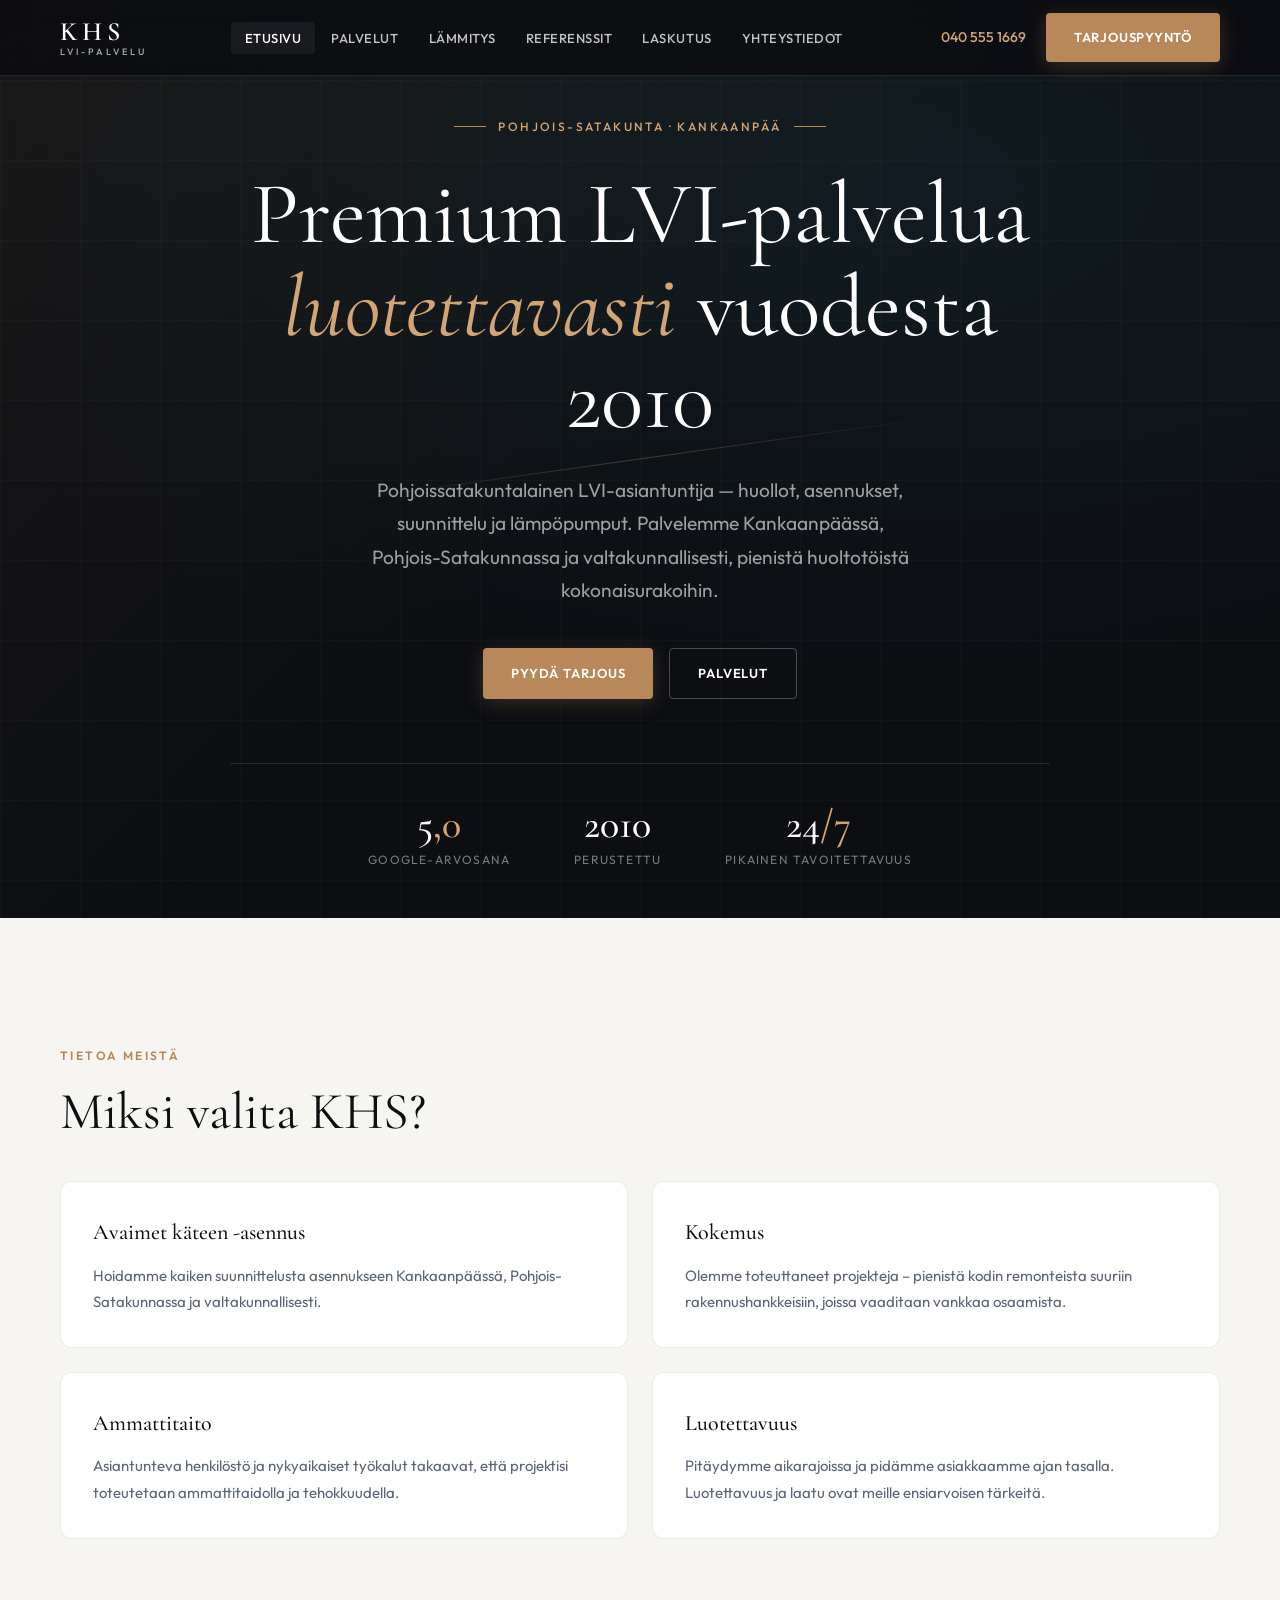
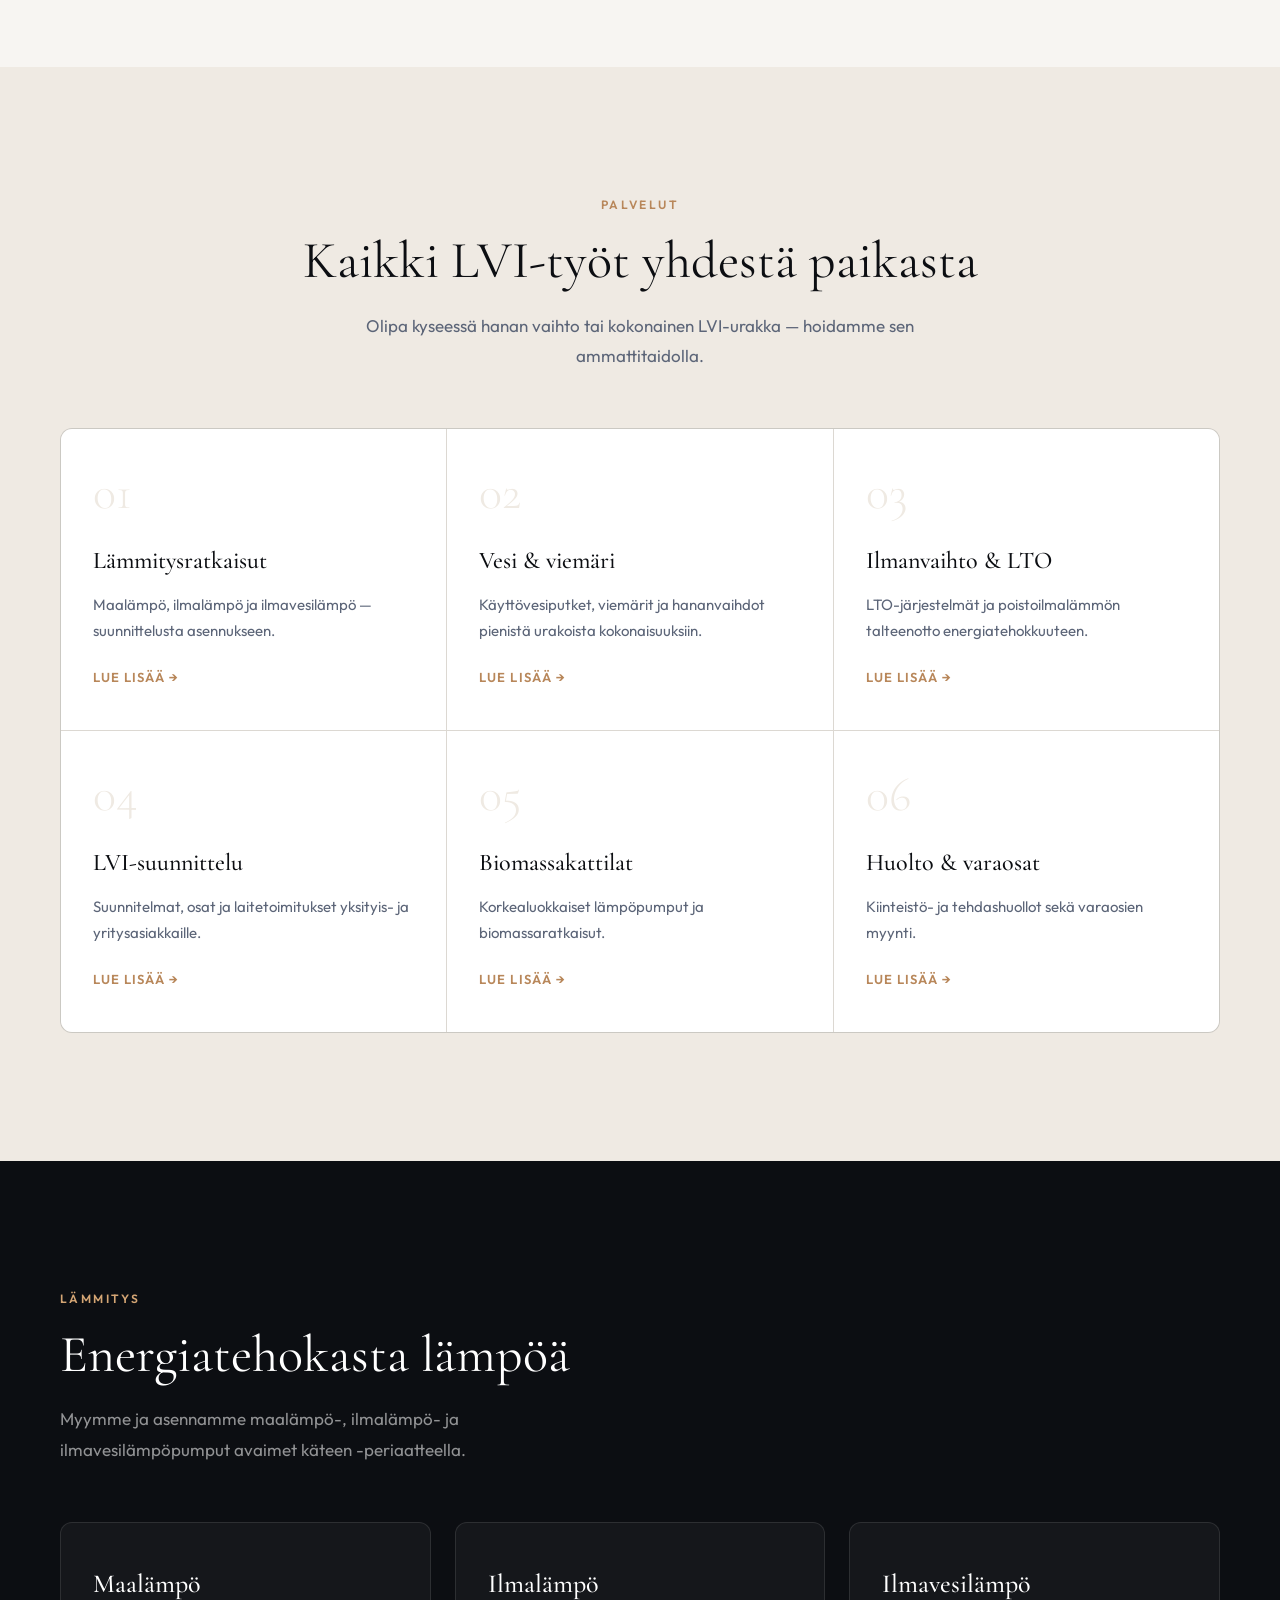
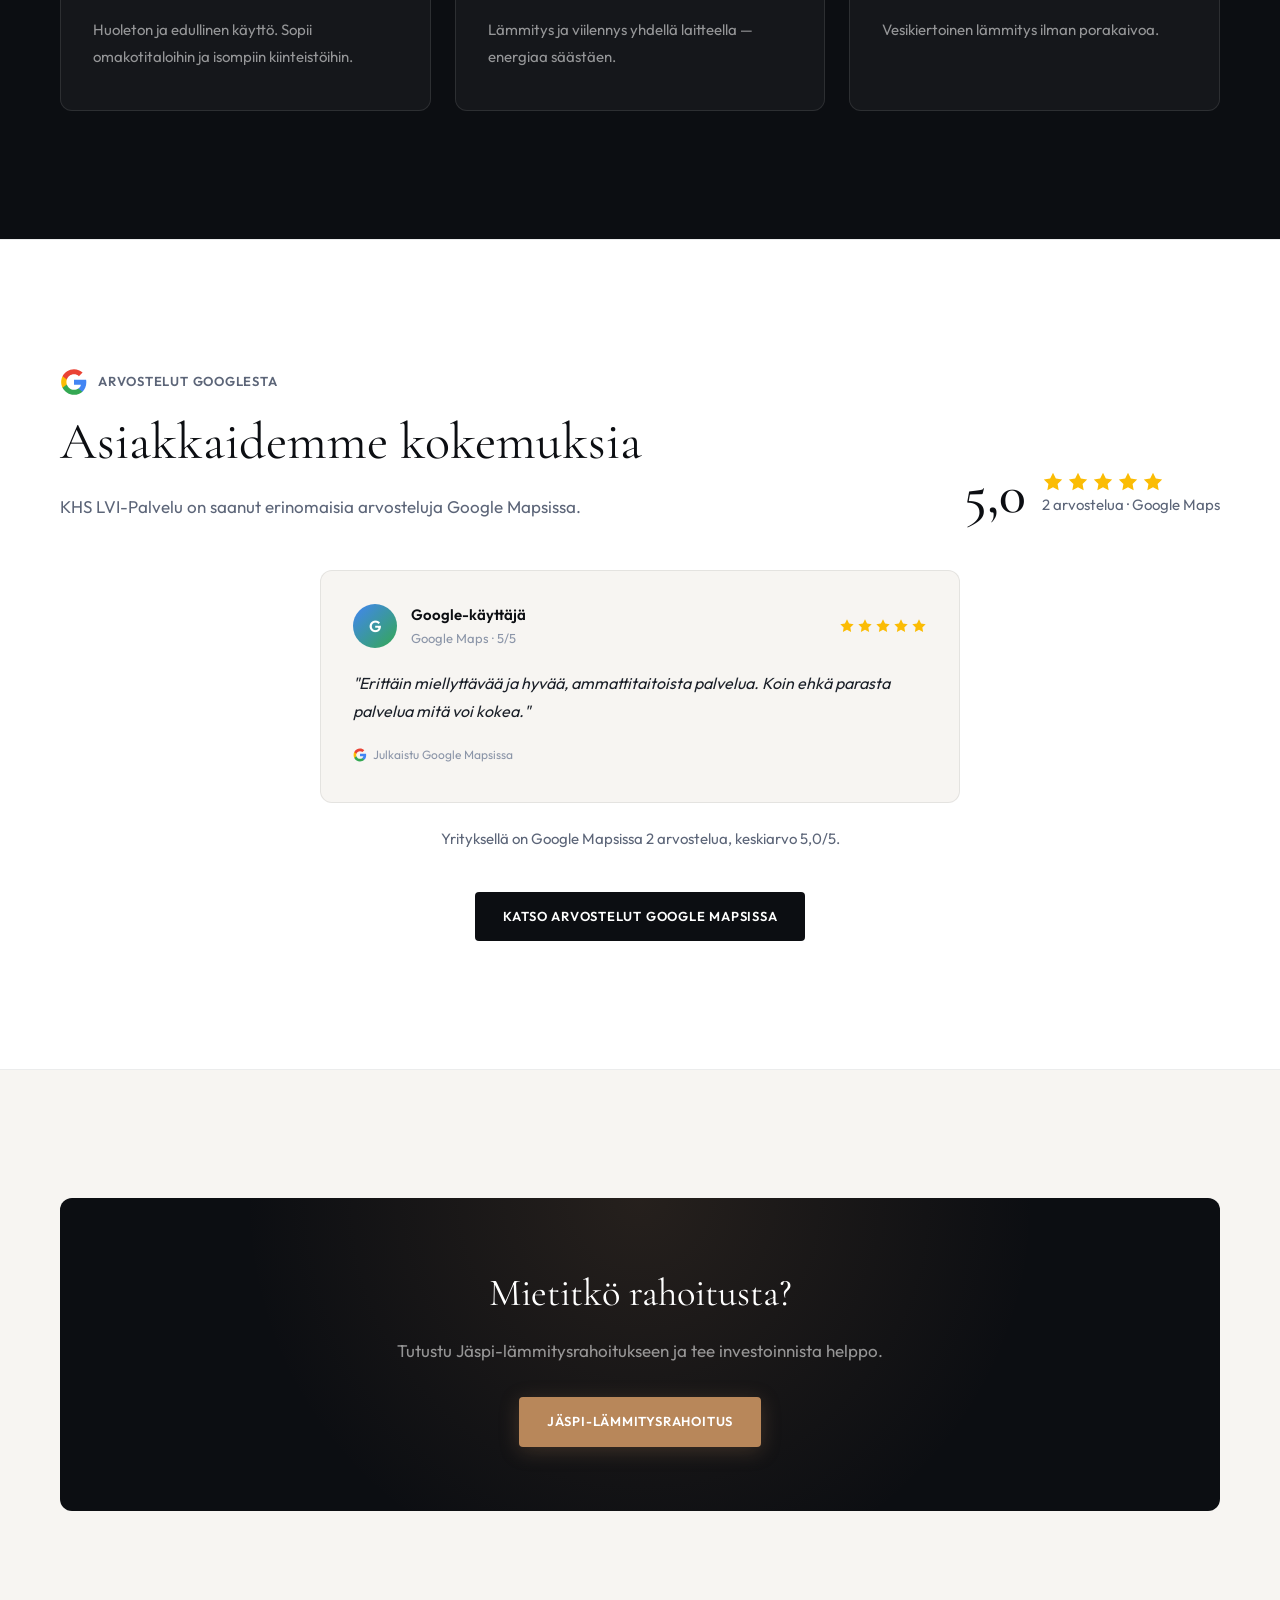
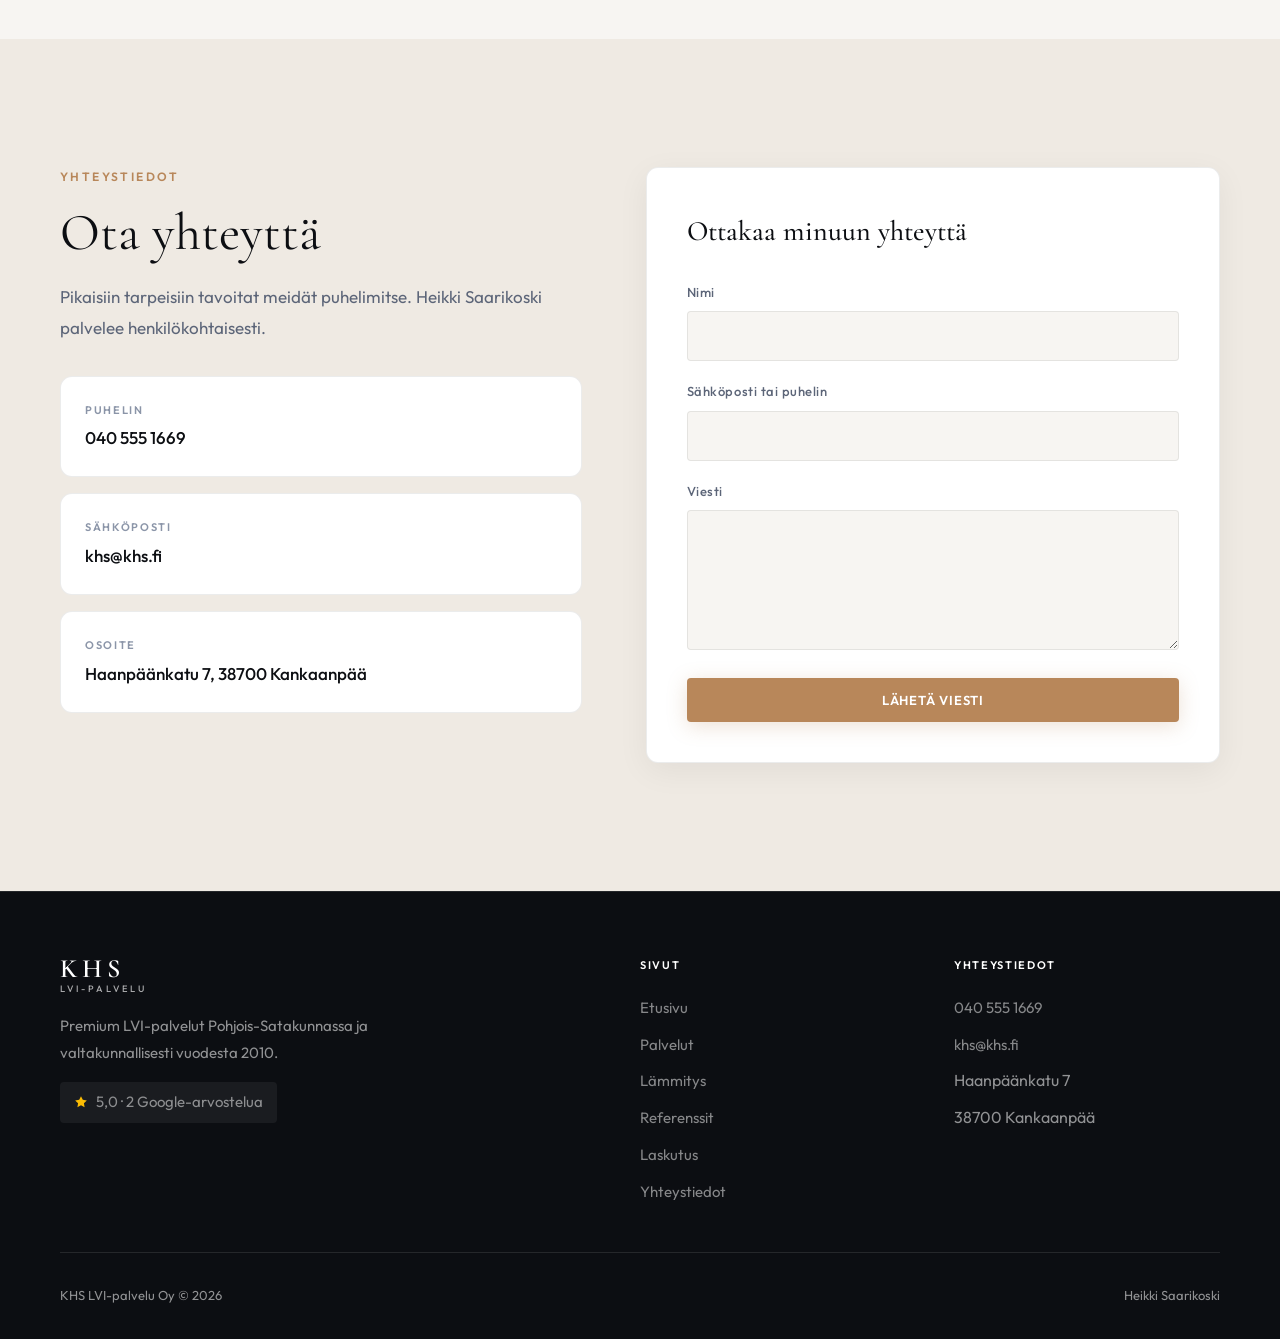
<file: index.html>
<!DOCTYPE html>
<html lang="fi">
<head>
  <meta charset="UTF-8">
  <meta name="viewport" content="width=device-width, initial-scale=1.0">
  <title>KHS LVI-Palvelu — Premium LVI-palvelut Kankaanpäässä</title>
  <meta name="description" content="KHS LVI-Palvelu Oy — ammattitaitoiset LVI-palvelut, lämpöpumput ja urakoinnit Pohjois-Satakunnassa. 5/5 Google-arvostelut.">
  <link rel="preconnect" href="https://fonts.googleapis.com">
  <link rel="preconnect" href="https://fonts.gstatic.com" crossorigin>
  <link href="https://fonts.googleapis.com/css2?family=Cormorant+Garamond:ital,wght@0,400;0,500;0,600;1,400&family=Outfit:wght@300;400;500;600;700&display=swap" rel="stylesheet">
  <link rel="stylesheet" href="css/styles.css">
  <link rel="icon" href="data:image/svg+xml,<svg xmlns='http://www.w3.org/2000/svg' viewBox='0 0 32 32'><rect fill='%230c0e12' width='32' height='32' rx='4'/><text x='16' y='22' font-family='Georgia' font-size='14' fill='%23b8875a' text-anchor='middle'>K</text></svg>">
</head>
<body>

  <nav class="nav nav--dark" aria-label="Päänavigaatio">
    <div class="nav__inner">
      <a href="index.html" class="wordmark wordmark--light" aria-label="KHS LVI-Palvelu etusivu">
        <span class="wordmark__khs">KHS</span>
        <span class="wordmark__sub">LVI-Palvelu</span>
      </a>
      <ul class="nav__links">
        <li><a href="index.html" class="active">Etusivu</a></li>
        <li><a href="palvelut.html">Palvelut</a></li>
        <li><a href="lammitysratkaisut.html">Lämmitys</a></li>
        <li><a href="referenssit.html">Referenssit</a></li>
        <li><a href="laskutus.html">Laskutus</a></li>
        <li><a href="yhteystiedot.html">Yhteystiedot</a></li>
      </ul>
      <div class="nav__right">
        <a href="tel:+358405551669" class="nav__phone">040 555 1669</a>
        <a href="yhteystiedot.html" class="btn btn--primary">Tarjouspyyntö</a>
        <button class="nav__toggle" aria-label="Avaa valikko" aria-expanded="false"><span></span></button>
      </div>
    </div>
  </nav>

  <div class="nav__mobile" aria-hidden="true">
    <a href="index.html">Etusivu</a>
    <a href="palvelut.html">Palvelut</a>
    <a href="lammitysratkaisut.html">Lämmitys</a>
    <a href="referenssit.html">Referenssit</a>
    <a href="laskutus.html">Laskutus</a>
    <a href="yhteystiedot.html">Yhteystiedot</a>
    <div class="nav__mobile-contact">
      <a href="tel:+358405551669">040 555 1669</a>
    </div>
  </div>

  <section class="hero">
    <div class="hero__bg" aria-hidden="true"></div>
    <div class="hero__grid" aria-hidden="true"></div>
    <div class="hero__line" aria-hidden="true"></div>

    <div class="hero__content">
      <p class="hero__eyebrow">Pohjois-Satakunta · Kankaanpää</p>
      <h1 class="hero__title">Premium LVI-palvelua<br><em>luotettavasti</em> vuodesta 2010</h1>
      <p class="hero__lead">Pohjoissatakuntalainen LVI-asiantuntija — huollot, asennukset, suunnittelu ja lämpöpumput. Palvelemme Kankaanpäässä, Pohjois-Satakunnassa ja valtakunnallisesti, pienistä huoltotöistä kokonaisurakoihin.</p>
      <div class="hero__actions">
        <a href="yhteystiedot.html" class="btn btn--primary">Pyydä tarjous</a>
        <a href="palvelut.html" class="btn btn--outline">Palvelut</a>
      </div>
      <div class="hero__metrics">
        <div class="hero__metric">
          <div class="hero__metric-value">5<span>,0</span></div>
          <div class="hero__metric-label">Google-arvosana</div>
        </div>
        <div class="hero__metric">
          <div class="hero__metric-value">2010</div>
          <div class="hero__metric-label">Perustettu</div>
        </div>
        <div class="hero__metric">
          <div class="hero__metric-value">24<span>/7</span></div>
          <div class="hero__metric-label">Pikainen tavoitettavuus</div>
        </div>
      </div>
    </div>
  </section>

  <!-- About -->
  <section class="section">
    <div class="container">
      <div class="reveal">
        <p class="section__eyebrow">Tietoa meistä</p>
        <h2 class="section__title">Miksi valita KHS?</h2>
        <div class="why-grid">
          <div class="why-card">
            <h3>Avaimet käteen -asennus</h3>
            <p>Hoidamme kaiken suunnittelusta asennukseen Kankaanpäässä, Pohjois-Satakunnassa ja valtakunnallisesti.</p>
          </div>
          <div class="why-card">
            <h3>Kokemus</h3>
            <p>Olemme toteuttaneet projekteja – pienistä kodin remonteista suuriin rakennushankkeisiin, joissa vaaditaan vankkaa osaamista.</p>
          </div>
          <div class="why-card">
            <h3>Ammattitaito</h3>
            <p>Asiantunteva henkilöstö ja nykyaikaiset työkalut takaavat, että projektisi toteutetaan ammattitaidolla ja tehokkuudella.</p>
          </div>
          <div class="why-card">
            <h3>Luotettavuus</h3>
            <p>Pitäydymme aikarajoissa ja pidämme asiakkaamme ajan tasalla. Luotettavuus ja laatu ovat meille ensiarvoisen tärkeitä.</p>
          </div>
        </div>
      </div>
    </div>
  </section>

  <!-- Services -->
  <section class="section section--warm" id="palvelut">
    <div class="container">
      <div class="section__head section__head--center reveal">
        <p class="section__eyebrow">Palvelut</p>
        <h2 class="section__title">Kaikki LVI-työt yhdestä paikasta</h2>
        <p class="section__desc">Olipa kyseessä hanan vaihto tai kokonainen LVI-urakka — hoidamme sen ammattitaidolla.</p>
      </div>
      <div class="services-grid reveal">
        <div class="service-item">
          <div class="service-item__num">01</div>
          <h3>Lämmitysratkaisut</h3>
          <p>Maalämpö, ilmalämpö ja ilmavesilämpö — suunnittelusta asennukseen.</p>
          <a href="lammitysratkaisut.html" class="service-item__link">Lue lisää →</a>
        </div>
        <div class="service-item">
          <div class="service-item__num">02</div>
          <h3>Vesi &amp; viemäri</h3>
          <p>Käyttövesiputket, viemärit ja hananvaihdot pienistä urakoista kokonaisuuksiin.</p>
          <a href="palvelut.html" class="service-item__link">Lue lisää →</a>
        </div>
        <div class="service-item">
          <div class="service-item__num">03</div>
          <h3>Ilmanvaihto &amp; LTO</h3>
          <p>LTO-järjestelmät ja poistoilmalämmön talteenotto energiatehokkuuteen.</p>
          <a href="palvelut.html" class="service-item__link">Lue lisää →</a>
        </div>
        <div class="service-item">
          <div class="service-item__num">04</div>
          <h3>LVI-suunnittelu</h3>
          <p>Suunnitelmat, osat ja laitetoimitukset yksityis- ja yritysasiakkaille.</p>
          <a href="palvelut.html" class="service-item__link">Lue lisää →</a>
        </div>
        <div class="service-item">
          <div class="service-item__num">05</div>
          <h3>Biomassakattilat</h3>
          <p>Korkealuokkaiset lämpöpumput ja biomassaratkaisut.</p>
          <a href="lammitysratkaisut.html" class="service-item__link">Lue lisää →</a>
        </div>
        <div class="service-item">
          <div class="service-item__num">06</div>
          <h3>Huolto &amp; varaosat</h3>
          <p>Kiinteistö- ja tehdashuollot sekä varaosien myynti.</p>
          <a href="palvelut.html" class="service-item__link">Lue lisää →</a>
        </div>
      </div>
    </div>
  </section>

  <!-- Heating -->
  <section class="section section--dark">
    <div class="container">
      <div class="section__head reveal">
        <p class="section__eyebrow">Lämmitys</p>
        <h2 class="section__title">Energiatehokasta lämpöä</h2>
        <p class="section__desc">Myymme ja asennamme maalämpö-, ilmalämpö- ja ilmavesilämpöpumput avaimet käteen -periaatteella.</p>
      </div>
      <div class="heating-grid reveal">
        <div class="heating-card">
          <h3>Maalämpö</h3>
          <p>Huoleton ja edullinen käyttö. Sopii omakotitaloihin ja isompiin kiinteistöihin.</p>
        </div>
        <div class="heating-card">
          <h3>Ilmalämpö</h3>
          <p>Lämmitys ja viilennys yhdellä laitteella — energiaa säästäen.</p>
        </div>
        <div class="heating-card">
          <h3>Ilmavesilämpö</h3>
          <p>Vesikiertoinen lämmitys ilman porakaivoa.</p>
        </div>
      </div>
    </div>
  </section>

  <!-- Google Reviews -->
  <section class="reviews" id="arvostelut" aria-labelledby="reviews-title">
    <div class="container">
      <div class="reviews__header reveal">
        <div>
          <div class="reviews__google-badge">
            <svg class="reviews__google-icon" viewBox="0 0 24 24" aria-hidden="true">
              <path fill="#4285F4" d="M22.56 12.25c0-.78-.07-1.53-.2-2.25H12v4.26h5.92c-.26 1.37-1.04 2.53-2.21 3.31v2.77h3.57c2.08-1.92 3.28-4.74 3.28-8.09z"/>
              <path fill="#34A853" d="M12 23c2.97 0 5.46-.98 7.28-2.66l-3.57-2.77c-.98.66-2.23 1.06-3.71 1.06-2.86 0-5.29-1.93-6.16-4.53H2.18v2.84C3.99 20.53 7.7 23 12 23z"/>
              <path fill="#FBBC05" d="M5.84 14.09c-.22-.66-.35-1.36-.35-2.09s.13-1.43.35-2.09V7.07H2.18C1.43 8.55 1 10.22 1 12s.43 3.45 1.18 4.93l2.85-2.22.81-.62z"/>
              <path fill="#EA4335" d="M12 5.38c1.62 0 3.06.56 4.21 1.64l3.15-3.15C17.45 2.09 14.97 1 12 1 7.7 1 3.99 3.47 2.18 7.07l3.66 2.84c.87-2.6 3.3-4.53 6.16-4.53z"/>
            </svg>
            <span class="reviews__google-label">Arvostelut Googlesta</span>
          </div>
          <h2 class="section__title" id="reviews-title">Asiakkaidemme kokemuksia</h2>
          <p class="section__desc">KHS LVI-Palvelu on saanut erinomaisia arvosteluja Google Mapsissa.</p>
        </div>
        <div class="reviews__score">
          <span class="reviews__score-num">5,0</span>
          <div>
            <div class="reviews__stars" aria-label="5 tähteä 5:stä">
              <svg class="reviews__star" viewBox="0 0 24 24" fill="currentColor"><path d="M12 2l3.09 6.26L22 9.27l-5 4.87 1.18 6.88L12 17.77l-6.18 3.25L7 14.14 2 9.27l6.91-1.01L12 2z"/></svg>
              <svg class="reviews__star" viewBox="0 0 24 24" fill="currentColor"><path d="M12 2l3.09 6.26L22 9.27l-5 4.87 1.18 6.88L12 17.77l-6.18 3.25L7 14.14 2 9.27l6.91-1.01L12 2z"/></svg>
              <svg class="reviews__star" viewBox="0 0 24 24" fill="currentColor"><path d="M12 2l3.09 6.26L22 9.27l-5 4.87 1.18 6.88L12 17.77l-6.18 3.25L7 14.14 2 9.27l6.91-1.01L12 2z"/></svg>
              <svg class="reviews__star" viewBox="0 0 24 24" fill="currentColor"><path d="M12 2l3.09 6.26L22 9.27l-5 4.87 1.18 6.88L12 17.77l-6.18 3.25L7 14.14 2 9.27l6.91-1.01L12 2z"/></svg>
              <svg class="reviews__star" viewBox="0 0 24 24" fill="currentColor"><path d="M12 2l3.09 6.26L22 9.27l-5 4.87 1.18 6.88L12 17.77l-6.18 3.25L7 14.14 2 9.27l6.91-1.01L12 2z"/></svg>
            </div>
            <p class="reviews__count">2 arvostelua · Google Maps</p>
          </div>
        </div>
      </div>

      <div class="reviews__grid reviews__grid--single">
        <article class="review-card reveal">
          <div class="review-card__top">
            <div class="review-card__author">
              <div class="review-card__avatar" aria-hidden="true">G</div>
              <div>
                <div class="review-card__name">Google-käyttäjä</div>
                <div class="review-card__meta">Google Maps · 5/5</div>
              </div>
            </div>
            <div class="review-card__stars" aria-hidden="true">
              <svg viewBox="0 0 24 24" fill="currentColor"><path d="M12 2l3.09 6.26L22 9.27l-5 4.87 1.18 6.88L12 17.77l-6.18 3.25L7 14.14 2 9.27l6.91-1.01L12 2z"/></svg>
              <svg viewBox="0 0 24 24" fill="currentColor"><path d="M12 2l3.09 6.26L22 9.27l-5 4.87 1.18 6.88L12 17.77l-6.18 3.25L7 14.14 2 9.27l6.91-1.01L12 2z"/></svg>
              <svg viewBox="0 0 24 24" fill="currentColor"><path d="M12 2l3.09 6.26L22 9.27l-5 4.87 1.18 6.88L12 17.77l-6.18 3.25L7 14.14 2 9.27l6.91-1.01L12 2z"/></svg>
              <svg viewBox="0 0 24 24" fill="currentColor"><path d="M12 2l3.09 6.26L22 9.27l-5 4.87 1.18 6.88L12 17.77l-6.18 3.25L7 14.14 2 9.27l6.91-1.01L12 2z"/></svg>
              <svg viewBox="0 0 24 24" fill="currentColor"><path d="M12 2l3.09 6.26L22 9.27l-5 4.87 1.18 6.88L12 17.77l-6.18 3.25L7 14.14 2 9.27l6.91-1.01L12 2z"/></svg>
            </div>
          </div>
          <blockquote class="review-card__text">"Erittäin miellyttävää ja hyvää, ammattitaitoista palvelua. Koin ehkä parasta palvelua mitä voi kokea."</blockquote>
          <span class="review-card__source">
            <svg width="14" height="14" viewBox="0 0 24 24" aria-hidden="true"><path fill="#4285F4" d="M22.56 12.25c0-.78-.07-1.53-.2-2.25H12v4.26h5.92c-.26 1.37-1.04 2.53-2.21 3.31v2.77h3.57c2.08-1.92 3.28-4.74 3.28-8.09z"/><path fill="#34A853" d="M12 23c2.97 0 5.46-.98 7.28-2.66l-3.57-2.77c-.98.66-2.23 1.06-3.71 1.06-2.86 0-5.29-1.93-6.16-4.53H2.18v2.84C3.99 20.53 7.7 23 12 23z"/><path fill="#FBBC05" d="M5.84 14.09c-.22-.66-.35-1.36-.35-2.09s.13-1.43.35-2.09V7.07H2.18C1.43 8.55 1 10.22 1 12s.43 3.45 1.18 4.93l2.85-2.22.81-.62z"/><path fill="#EA4335" d="M12 5.38c1.62 0 3.06.56 4.21 1.64l3.15-3.15C17.45 2.09 14.97 1 12 1 7.7 1 3.99 3.47 2.18 7.07l3.66 2.84c.87-2.6 3.3-4.53 6.16-4.53z"/></svg>
            Julkaistu Google Mapsissa
          </span>
        </article>
      </div>

      <p class="reviews__note reveal">Yrityksellä on Google Mapsissa 2 arvostelua, keskiarvo 5,0/5.</p>

      <div class="reviews__cta reveal">
        <a href="https://www.google.com/maps/search/?api=1&query=KHS+LVI-Palvelu+Oy+Haanp%C3%A4%C3%A4nkatu+7+Kankaanp%C3%A4%C3%A4" target="_blank" rel="noopener noreferrer" class="btn btn--dark">
          Katso arvostelut Google Mapsissa
        </a>
      </div>
    </div>
  </section>

  <!-- CTA -->
  <section class="section">
    <div class="container reveal">
      <div class="cta">
        <div class="cta__inner">
          <h2>Mietitkö rahoitusta?</h2>
          <p>Tutustu Jäspi-lämmitysrahoitukseen ja tee investoinnista helppo.</p>
          <a href="https://jaspi.fi/rahoitus/" target="_blank" rel="noopener" class="btn btn--primary">Jäspi-lämmitysrahoitus</a>
        </div>
      </div>
    </div>
  </section>

  <!-- Contact -->
  <section class="section section--warm" id="yhteystiedot">
    <div class="container">
      <div class="contact-grid">
        <div class="reveal">
          <p class="section__eyebrow">Yhteystiedot</p>
          <h2 class="section__title">Ota yhteyttä</h2>
          <p class="section__desc">Pikaisiin tarpeisiin tavoitat meidät puhelimitse. Heikki Saarikoski palvelee henkilökohtaisesti.</p>
          <div class="contact-cards" style="margin-top:2rem">
            <div class="contact-card">
              <div class="contact-card__label">Puhelin</div>
              <a href="tel:+358405551669">040 555 1669</a>
            </div>
            <div class="contact-card">
              <div class="contact-card__label">Sähköposti</div>
              <a href="mailto:khs@khs.fi">khs@khs.fi</a>
            </div>
            <div class="contact-card">
              <div class="contact-card__label">Osoite</div>
              <p>Haanpäänkatu 7, 38700 Kankaanpää</p>
            </div>
          </div>
        </div>
        <div class="contact-form reveal">
          <h3>Ottakaa minuun yhteyttä</h3>
          <form id="contact-form">
            <div class="form-group">
              <label for="name">Nimi</label>
              <input type="text" id="name" name="name" required>
            </div>
            <div class="form-group">
              <label for="contact">Sähköposti tai puhelin</label>
              <input type="text" id="contact" name="contact" required>
            </div>
            <div class="form-group">
              <label for="message">Viesti</label>
              <textarea id="message" name="message" required></textarea>
            </div>
            <button type="submit" class="btn btn--primary" style="width:100%">Lähetä viesti</button>
          </form>
        </div>
      </div>
    </div>
  </section>

  <footer class="footer">
    <div class="container">
      <div class="footer__grid">
        <div class="footer__brand">
          <div class="wordmark wordmark--light">
            <span class="wordmark__khs">KHS</span>
            <span class="wordmark__sub">LVI-Palvelu</span>
          </div>
          <p>Premium LVI-palvelut Pohjois-Satakunnassa ja valtakunnallisesti vuodesta 2010.</p>
          <a href="https://www.google.com/maps/search/?api=1&query=KHS+LVI-Palvelu+Oy+Kankaanp%C3%A4%C3%A4" target="_blank" rel="noopener" class="footer__rating">
            <svg viewBox="0 0 24 24" fill="currentColor"><path d="M12 2l3.09 6.26L22 9.27l-5 4.87 1.18 6.88L12 17.77l-6.18 3.25L7 14.14 2 9.27l6.91-1.01L12 2z"/></svg>
            5,0 · 2 Google-arvostelua
          </a>
        </div>
        <div>
          <h4>Sivut</h4>
          <ul>
            <li><a href="index.html">Etusivu</a></li>
            <li><a href="palvelut.html">Palvelut</a></li>
            <li><a href="lammitysratkaisut.html">Lämmitys</a></li>
            <li><a href="referenssit.html">Referenssit</a></li>
            <li><a href="laskutus.html">Laskutus</a></li>
            <li><a href="yhteystiedot.html">Yhteystiedot</a></li>
          </ul>
        </div>
        <div>
          <h4>Yhteystiedot</h4>
          <ul>
            <li><a href="tel:+358405551669">040 555 1669</a></li>
            <li><a href="mailto:khs@khs.fi">khs@khs.fi</a></li>
            <li>Haanpäänkatu 7</li>
            <li>38700 Kankaanpää</li>
          </ul>
        </div>
      </div>
      <div class="footer__bottom">
        <span>KHS LVI-palvelu Oy © 2026</span>
        <span>Heikki Saarikoski</span>
      </div>
    </div>
  </footer>

  <script src="js/main.js"></script>
</body>
</html>
</file>
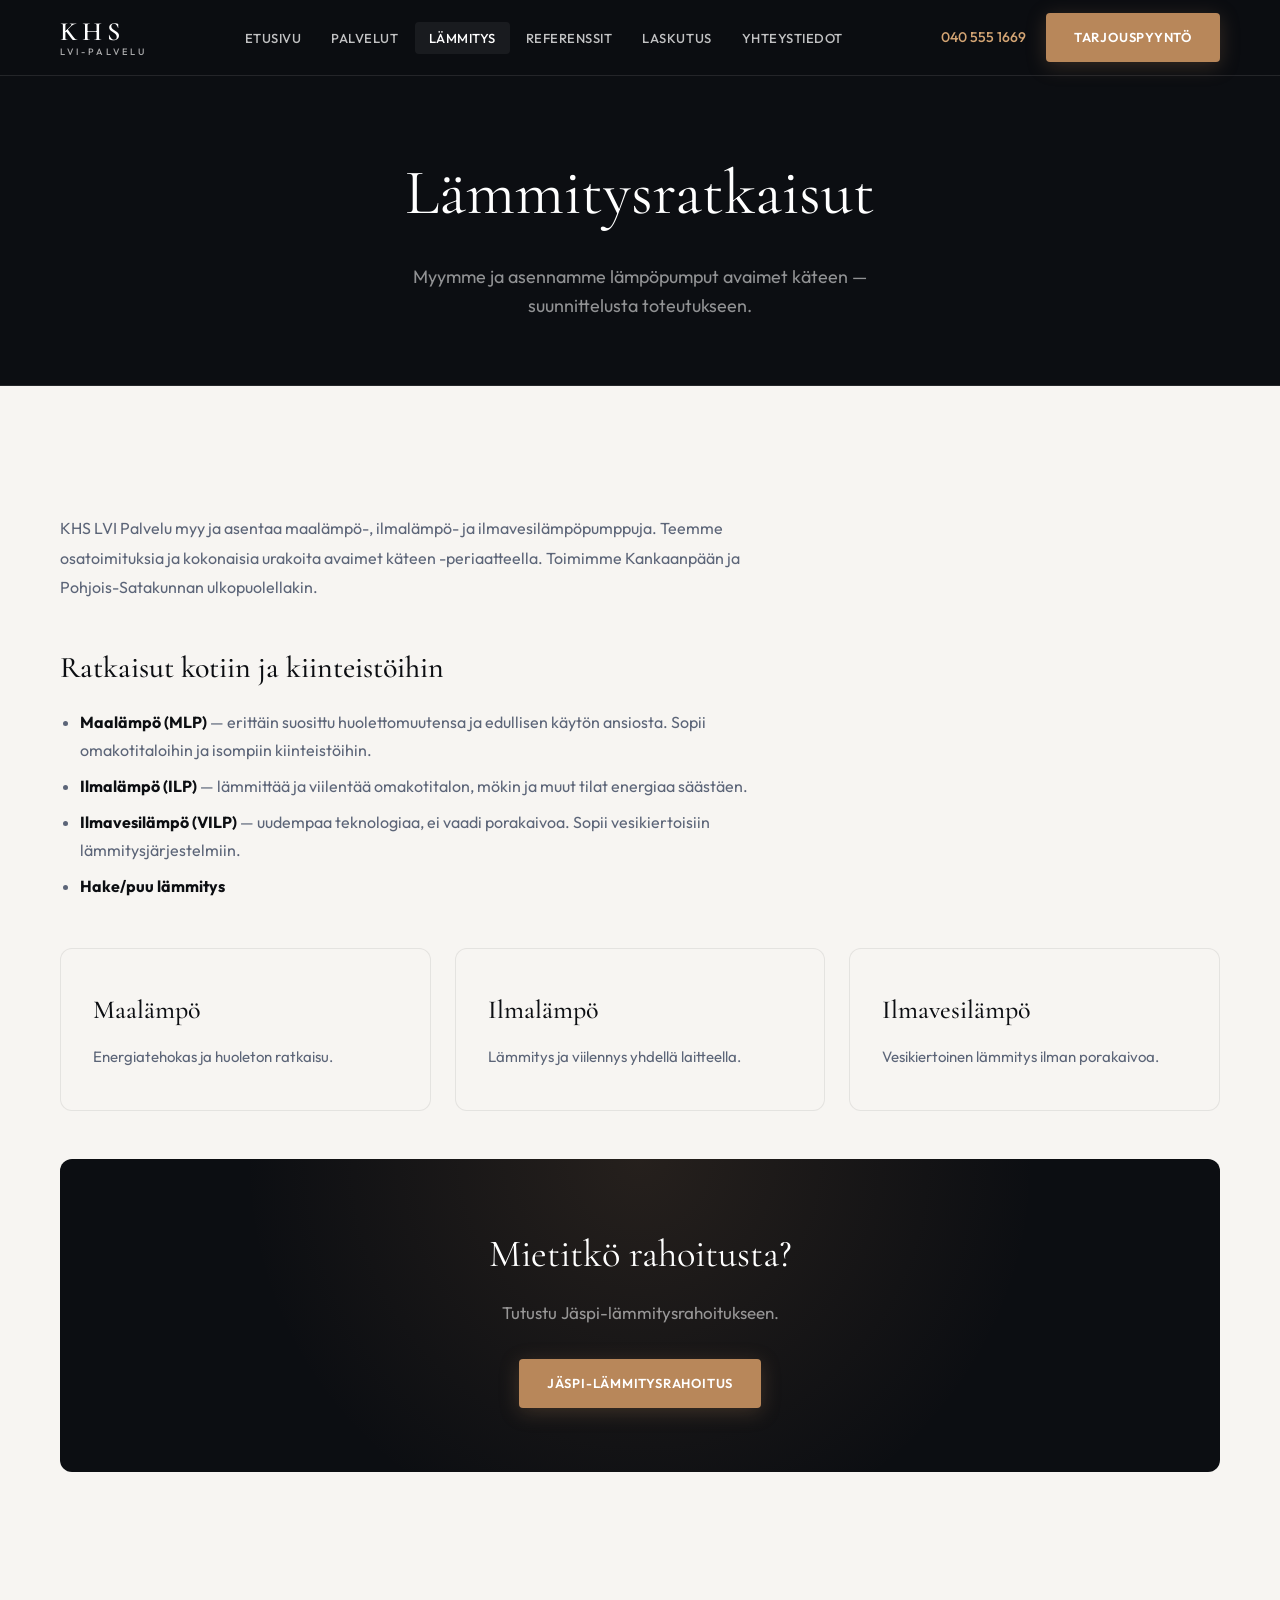
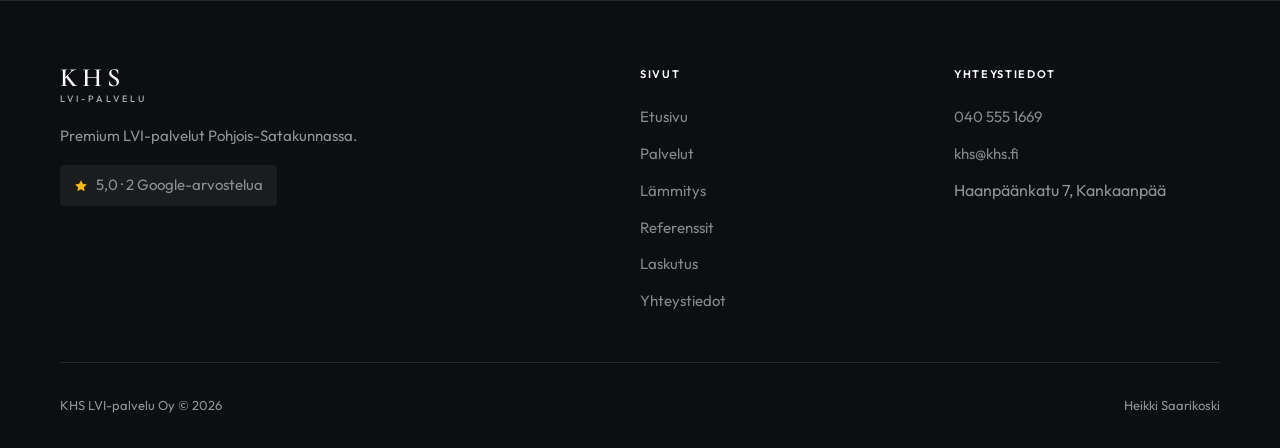
<file: lammitysratkaisut.html>
<!DOCTYPE html>
<html lang="fi">
<head>
  <meta charset="UTF-8">
  <meta name="viewport" content="width=device-width, initial-scale=1.0">
  <title>Lämmitysratkaisut — KHS LVI-Palvelu</title>
  <meta name="description" content="Maalämpö, ilmalämpö ja ilmavesilämpö — asennukset avaimet käteen Kankaanpäässä.">
  <link rel="preconnect" href="https://fonts.googleapis.com">
  <link rel="preconnect" href="https://fonts.gstatic.com" crossorigin>
  <link href="https://fonts.googleapis.com/css2?family=Cormorant+Garamond:ital,wght@0,400;0,500;0,600;1,400&family=Outfit:wght@300;400;500;600;700&display=swap" rel="stylesheet">
  <link rel="stylesheet" href="css/styles.css">
  <link rel="icon" href="data:image/svg+xml,<svg xmlns='http://www.w3.org/2000/svg' viewBox='0 0 32 32'><rect fill='%230c0e12' width='32' height='32' rx='4'/><text x='16' y='22' font-family='Georgia' font-size='14' fill='%23b8875a' text-anchor='middle'>K</text></svg>">
</head>
<body>

  <nav class="nav nav--dark" aria-label="Päänavigaatio">
    <div class="nav__inner">
      <a href="index.html" class="wordmark wordmark--light"><span class="wordmark__khs">KHS</span><span class="wordmark__sub">LVI-Palvelu</span></a>
      <ul class="nav__links">
        <li><a href="index.html">Etusivu</a></li>
        <li><a href="palvelut.html">Palvelut</a></li>
        <li><a href="lammitysratkaisut.html" class="active">Lämmitys</a></li>
        <li><a href="referenssit.html">Referenssit</a></li>
        <li><a href="laskutus.html">Laskutus</a></li>
        <li><a href="yhteystiedot.html">Yhteystiedot</a></li>
      </ul>
      <div class="nav__right">
        <a href="tel:+358405551669" class="nav__phone">040 555 1669</a>
        <a href="yhteystiedot.html" class="btn btn--primary">Tarjouspyyntö</a>
        <button class="nav__toggle" aria-label="Avaa valikko" aria-expanded="false"><span></span></button>
      </div>
    </div>
  </nav>

  <div class="nav__mobile" aria-hidden="true">
    <a href="index.html">Etusivu</a><a href="palvelut.html">Palvelut</a><a href="lammitysratkaisut.html">Lämmitys</a>
    <a href="referenssit.html">Referenssit</a><a href="laskutus.html">Laskutus</a><a href="yhteystiedot.html">Yhteystiedot</a>
    <div class="nav__mobile-contact"><a href="tel:+358405551669">040 555 1669</a></div>
  </div>

  <header class="page-hero">
    <div class="container">
      <h1>Lämmitysratkaisut</h1>
      <p>Myymme ja asennamme lämpöpumput avaimet käteen — suunnittelusta toteutukseen.</p>
    </div>
  </header>

  <main class="section">
    <div class="container">
      <div class="prose reveal">
        <p>KHS LVI Palvelu myy ja asentaa maalämpö-, ilmalämpö- ja ilmavesilämpöpumppuja. Teemme osatoimituksia ja kokonaisia urakoita avaimet käteen -periaatteella. Toimimme Kankaanpään ja Pohjois-Satakunnan ulkopuolellakin.</p>
        <h2>Ratkaisut kotiin ja kiinteistöihin</h2>
        <ul>
          <li><strong>Maalämpö (MLP)</strong> — erittäin suosittu huolettomuutensa ja edullisen käytön ansiosta. Sopii omakotitaloihin ja isompiin kiinteistöihin.</li>
          <li><strong>Ilmalämpö (ILP)</strong> — lämmittää ja viilentää omakotitalon, mökin ja muut tilat energiaa säästäen.</li>
          <li><strong>Ilmavesilämpö (VILP)</strong> — uudempaa teknologiaa, ei vaadi porakaivoa. Sopii vesikiertoisiin lämmitysjärjestelmiin.</li>
          <li><strong>Hake/puu lämmitys</strong></li>
        </ul>
      </div>
      <div class="heating-grid reveal" style="margin-top:3rem">
        <div class="heating-card" style="background:var(--paper);border-color:var(--border)">
          <h3 style="color:var(--ink)">Maalämpö</h3>
          <p style="color:var(--slate)">Energiatehokas ja huoleton ratkaisu.</p>
        </div>
        <div class="heating-card" style="background:var(--paper);border-color:var(--border)">
          <h3 style="color:var(--ink)">Ilmalämpö</h3>
          <p style="color:var(--slate)">Lämmitys ja viilennys yhdellä laitteella.</p>
        </div>
        <div class="heating-card" style="background:var(--paper);border-color:var(--border)">
          <h3 style="color:var(--ink)">Ilmavesilämpö</h3>
          <p style="color:var(--slate)">Vesikiertoinen lämmitys ilman porakaivoa.</p>
        </div>
      </div>
      <div class="cta reveal" style="margin-top:3rem">
        <div class="cta__inner">
          <h2>Mietitkö rahoitusta?</h2>
          <p>Tutustu Jäspi-lämmitysrahoitukseen.</p>
          <a href="https://jaspi.fi/rahoitus/" target="_blank" rel="noopener" class="btn btn--primary">Jäspi-lämmitysrahoitus</a>
        </div>
      </div>
    </div>
  </main>

  <footer class="footer">
    <div class="container">
      <div class="footer__grid">
        <div class="footer__brand">
          <div class="wordmark wordmark--light"><span class="wordmark__khs">KHS</span><span class="wordmark__sub">LVI-Palvelu</span></div>
          <p>Premium LVI-palvelut Pohjois-Satakunnassa.</p>
          <a href="https://www.google.com/maps/search/?api=1&query=KHS+LVI-Palvelu+Oy+Kankaanp%C3%A4%C3%A4" target="_blank" rel="noopener" class="footer__rating"><svg viewBox="0 0 24 24" fill="currentColor"><path d="M12 2l3.09 6.26L22 9.27l-5 4.87 1.18 6.88L12 17.77l-6.18 3.25L7 14.14 2 9.27l6.91-1.01L12 2z"/></svg>5,0 · 2 Google-arvostelua</a>
        </div>
        <div><h4>Sivut</h4><ul><li><a href="index.html">Etusivu</a></li><li><a href="palvelut.html">Palvelut</a></li><li><a href="lammitysratkaisut.html">Lämmitys</a></li><li><a href="referenssit.html">Referenssit</a></li><li><a href="laskutus.html">Laskutus</a></li><li><a href="yhteystiedot.html">Yhteystiedot</a></li></ul></div>
        <div><h4>Yhteystiedot</h4><ul><li><a href="tel:+358405551669">040 555 1669</a></li><li><a href="mailto:khs@khs.fi">khs@khs.fi</a></li><li>Haanpäänkatu 7, Kankaanpää</li></ul></div>
      </div>
      <div class="footer__bottom"><span>KHS LVI-palvelu Oy © 2026</span><span>Heikki Saarikoski</span></div>
    </div>
  </footer>
  <script src="js/main.js"></script>
</body>
</html>
</file>
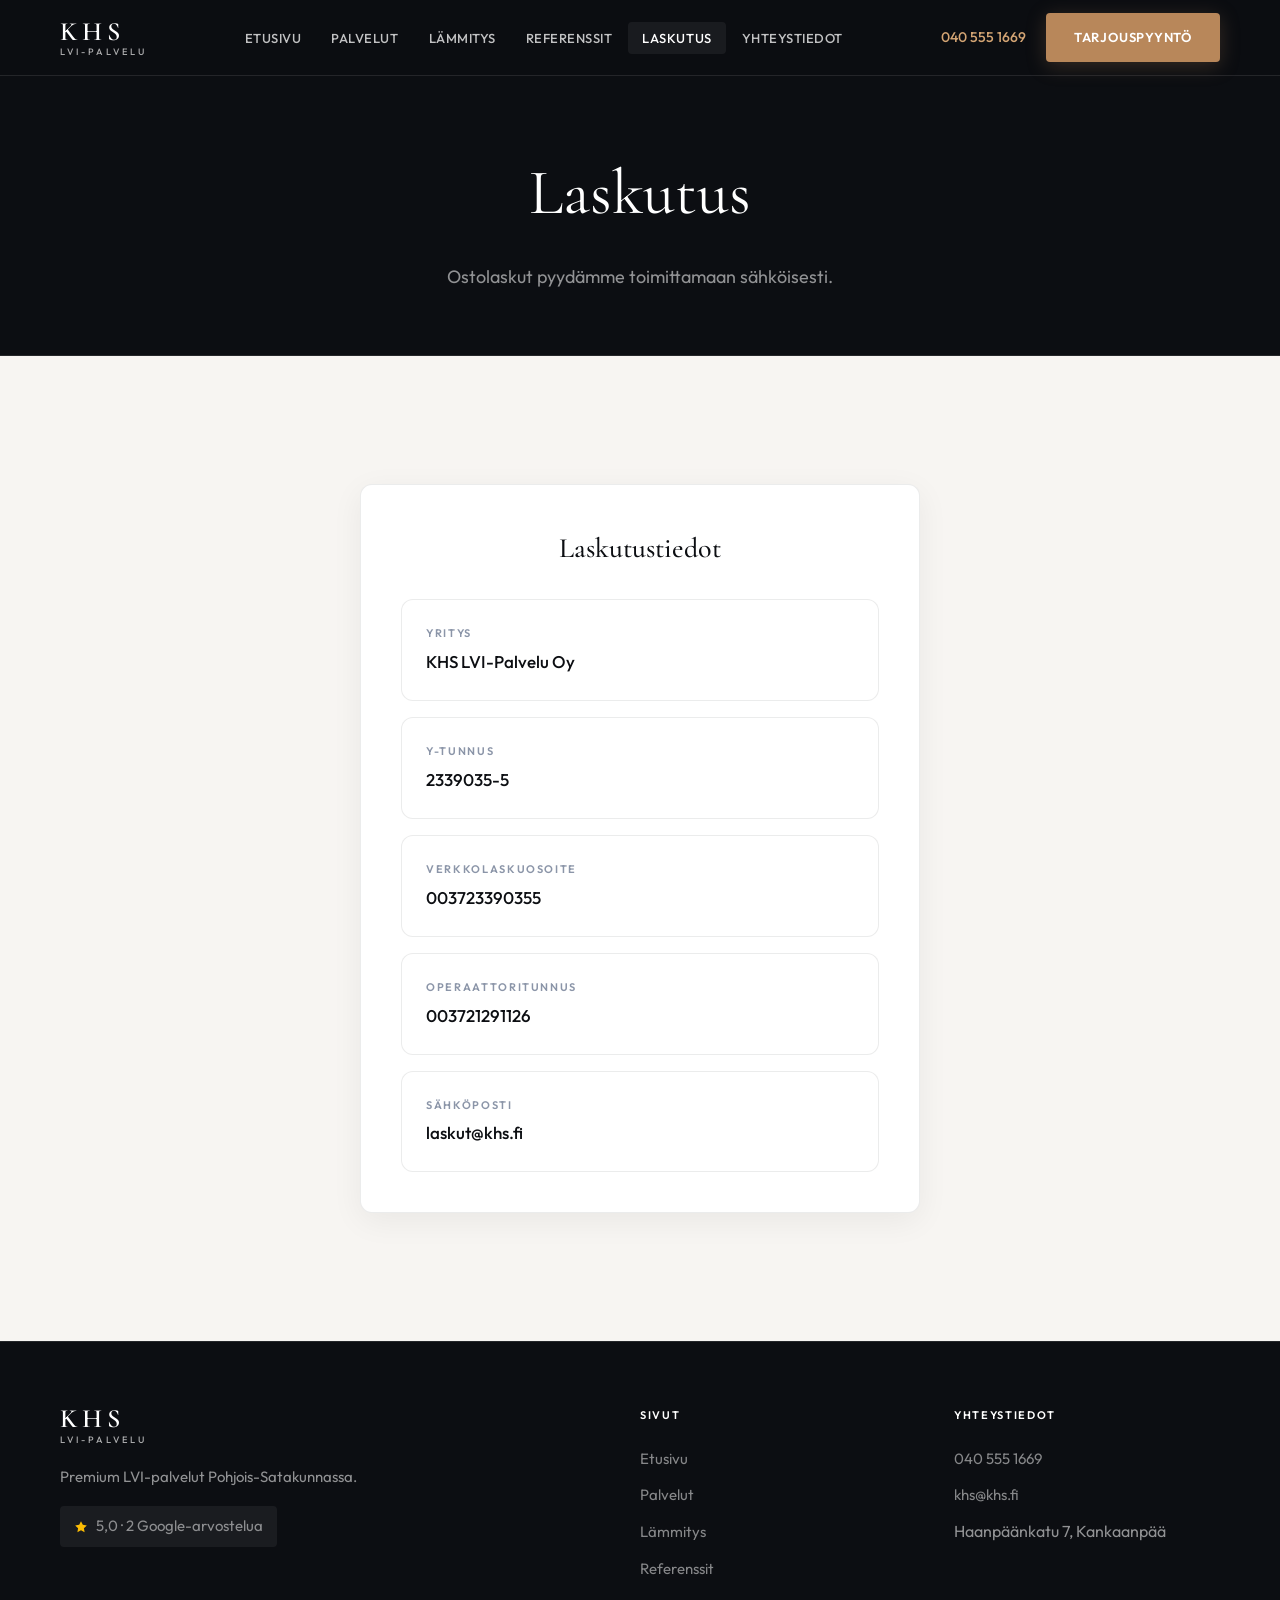
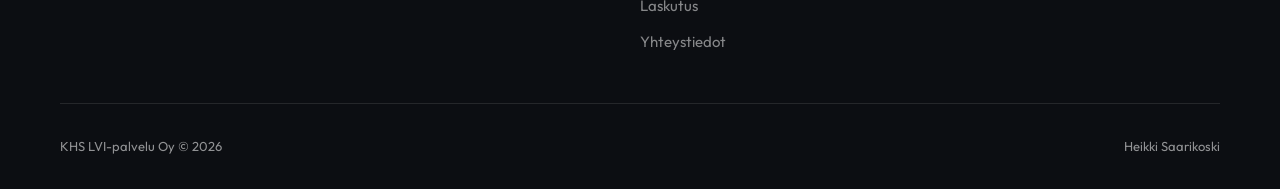
<file: laskutus.html>
<!DOCTYPE html>
<html lang="fi">
<head>
  <meta charset="UTF-8">
  <meta name="viewport" content="width=device-width, initial-scale=1.0">
  <title>Laskutus — KHS LVI-Palvelu</title>
  <meta name="description" content="KHS LVI-Palvelun laskutustiedot — verkkolaskuosoite ja y-tunnus.">
  <link rel="preconnect" href="https://fonts.googleapis.com">
  <link rel="preconnect" href="https://fonts.gstatic.com" crossorigin>
  <link href="https://fonts.googleapis.com/css2?family=Cormorant+Garamond:ital,wght@0,400;0,500;0,600;1,400&family=Outfit:wght@300;400;500;600;700&display=swap" rel="stylesheet">
  <link rel="stylesheet" href="css/styles.css">
  <link rel="icon" href="data:image/svg+xml,<svg xmlns='http://www.w3.org/2000/svg' viewBox='0 0 32 32'><rect fill='%230c0e12' width='32' height='32' rx='4'/><text x='16' y='22' font-family='Georgia' font-size='14' fill='%23b8875a' text-anchor='middle'>K</text></svg>">
</head>
<body>

  <nav class="nav nav--dark" aria-label="Päänavigaatio">
    <div class="nav__inner">
      <a href="index.html" class="wordmark wordmark--light"><span class="wordmark__khs">KHS</span><span class="wordmark__sub">LVI-Palvelu</span></a>
      <ul class="nav__links">
        <li><a href="index.html">Etusivu</a></li>
        <li><a href="palvelut.html">Palvelut</a></li>
        <li><a href="lammitysratkaisut.html">Lämmitys</a></li>
        <li><a href="referenssit.html">Referenssit</a></li>
        <li><a href="laskutus.html" class="active">Laskutus</a></li>
        <li><a href="yhteystiedot.html">Yhteystiedot</a></li>
      </ul>
      <div class="nav__right">
        <a href="tel:+358405551669" class="nav__phone">040 555 1669</a>
        <a href="yhteystiedot.html" class="btn btn--primary">Tarjouspyyntö</a>
        <button class="nav__toggle" aria-label="Avaa valikko" aria-expanded="false"><span></span></button>
      </div>
    </div>
  </nav>

  <div class="nav__mobile" aria-hidden="true">
    <a href="index.html">Etusivu</a><a href="palvelut.html">Palvelut</a><a href="lammitysratkaisut.html">Lämmitys</a>
    <a href="referenssit.html">Referenssit</a><a href="laskutus.html">Laskutus</a><a href="yhteystiedot.html">Yhteystiedot</a>
    <div class="nav__mobile-contact"><a href="tel:+358405551669">040 555 1669</a></div>
  </div>

  <header class="page-hero">
    <div class="container">
      <h1>Laskutus</h1>
      <p>Ostolaskut pyydämme toimittamaan sähköisesti.</p>
    </div>
  </header>

  <main class="section">
    <div class="container container--center">
      <div class="contact-form reveal billing-card">
        <h3>Laskutustiedot</h3>
        <div class="contact-cards" style="margin-top:1.5rem">
          <div class="contact-card"><div class="contact-card__label">Yritys</div><p>KHS LVI-Palvelu Oy</p></div>
          <div class="contact-card"><div class="contact-card__label">Y-tunnus</div><p>2339035-5</p></div>
          <div class="contact-card"><div class="contact-card__label">Verkkolaskuosoite</div><p>003723390355</p></div>
          <div class="contact-card"><div class="contact-card__label">Operaattoritunnus</div><p>003721291126</p></div>
          <div class="contact-card"><div class="contact-card__label">Sähköposti</div><a href="mailto:laskut@khs.fi">laskut@khs.fi</a></div>
        </div>
      </div>
    </div>
  </main>

  <footer class="footer">
    <div class="container">
      <div class="footer__grid">
        <div class="footer__brand">
          <div class="wordmark wordmark--light"><span class="wordmark__khs">KHS</span><span class="wordmark__sub">LVI-Palvelu</span></div>
          <p>Premium LVI-palvelut Pohjois-Satakunnassa.</p>
          <a href="https://www.google.com/maps/search/?api=1&query=KHS+LVI-Palvelu+Oy+Kankaanp%C3%A4%C3%A4" target="_blank" rel="noopener" class="footer__rating"><svg viewBox="0 0 24 24" fill="currentColor"><path d="M12 2l3.09 6.26L22 9.27l-5 4.87 1.18 6.88L12 17.77l-6.18 3.25L7 14.14 2 9.27l6.91-1.01L12 2z"/></svg>5,0 · 2 Google-arvostelua</a>
        </div>
        <div><h4>Sivut</h4><ul><li><a href="index.html">Etusivu</a></li><li><a href="palvelut.html">Palvelut</a></li><li><a href="lammitysratkaisut.html">Lämmitys</a></li><li><a href="referenssit.html">Referenssit</a></li><li><a href="laskutus.html">Laskutus</a></li><li><a href="yhteystiedot.html">Yhteystiedot</a></li></ul></div>
        <div><h4>Yhteystiedot</h4><ul><li><a href="tel:+358405551669">040 555 1669</a></li><li><a href="mailto:khs@khs.fi">khs@khs.fi</a></li><li>Haanpäänkatu 7, Kankaanpää</li></ul></div>
      </div>
      <div class="footer__bottom"><span>KHS LVI-palvelu Oy © 2026</span><span>Heikki Saarikoski</span></div>
    </div>
  </footer>
  <script src="js/main.js"></script>
</body>
</html>
</file>
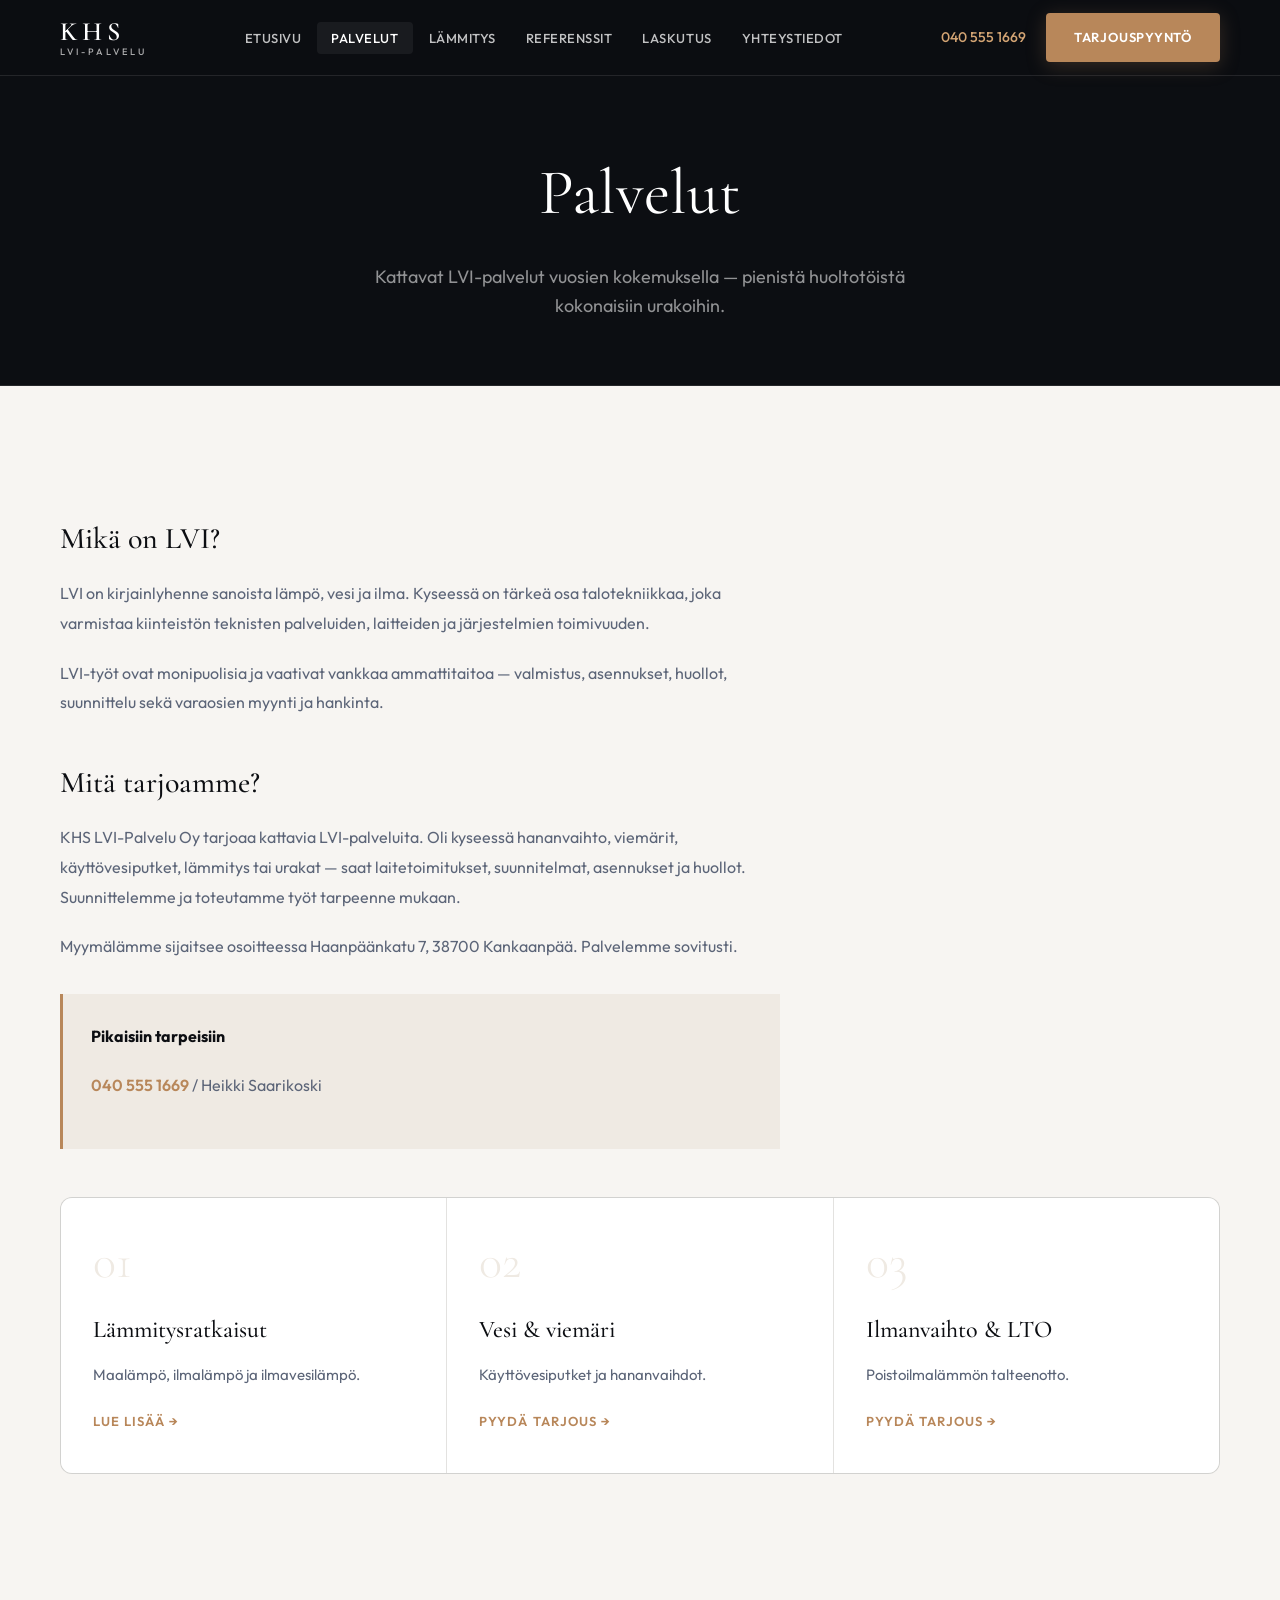
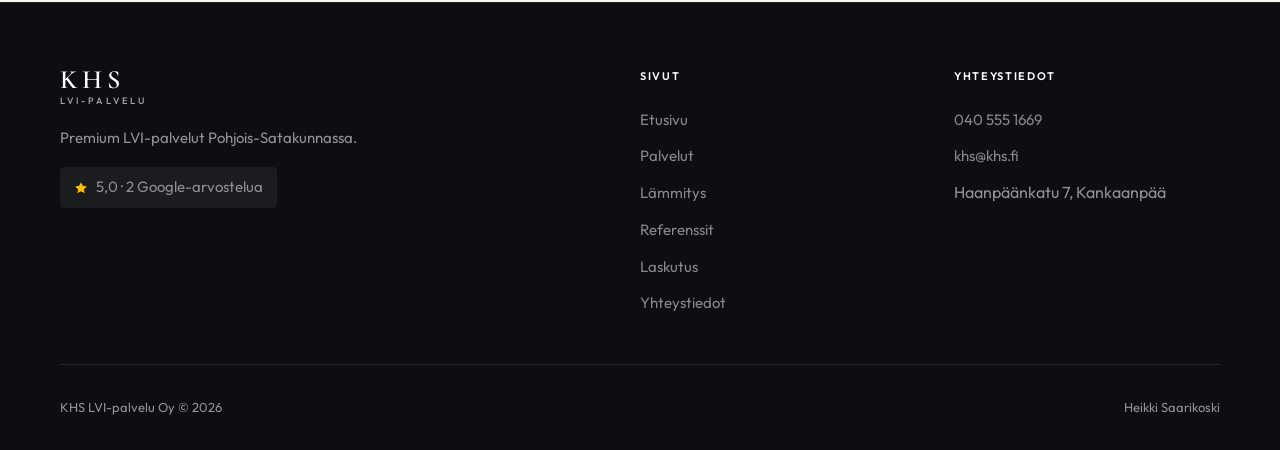
<file: palvelut.html>
<!DOCTYPE html>
<html lang="fi">
<head>
  <meta charset="UTF-8">
  <meta name="viewport" content="width=device-width, initial-scale=1.0">
  <title>Palvelut — KHS LVI-Palvelu</title>
  <meta name="description" content="Kattavat LVI-palvelut: asennukset, huollot, suunnittelu ja urakoinnit Kankaanpäässä.">
  <link rel="preconnect" href="https://fonts.googleapis.com">
  <link rel="preconnect" href="https://fonts.gstatic.com" crossorigin>
  <link href="https://fonts.googleapis.com/css2?family=Cormorant+Garamond:ital,wght@0,400;0,500;0,600;1,400&family=Outfit:wght@300;400;500;600;700&display=swap" rel="stylesheet">
  <link rel="stylesheet" href="css/styles.css">
  <link rel="icon" href="data:image/svg+xml,<svg xmlns='http://www.w3.org/2000/svg' viewBox='0 0 32 32'><rect fill='%230c0e12' width='32' height='32' rx='4'/><text x='16' y='22' font-family='Georgia' font-size='14' fill='%23b8875a' text-anchor='middle'>K</text></svg>">
</head>
<body>

  <nav class="nav nav--dark" aria-label="Päänavigaatio">
    <div class="nav__inner">
      <a href="index.html" class="wordmark wordmark--light" aria-label="KHS LVI-Palvelu"><span class="wordmark__khs">KHS</span><span class="wordmark__sub">LVI-Palvelu</span></a>
      <ul class="nav__links">
        <li><a href="index.html">Etusivu</a></li>
        <li><a href="palvelut.html" class="active">Palvelut</a></li>
        <li><a href="lammitysratkaisut.html">Lämmitys</a></li>
        <li><a href="referenssit.html">Referenssit</a></li>
        <li><a href="laskutus.html">Laskutus</a></li>
        <li><a href="yhteystiedot.html">Yhteystiedot</a></li>
      </ul>
      <div class="nav__right">
        <a href="tel:+358405551669" class="nav__phone">040 555 1669</a>
        <a href="yhteystiedot.html" class="btn btn--primary">Tarjouspyyntö</a>
        <button class="nav__toggle" aria-label="Avaa valikko" aria-expanded="false"><span></span></button>
      </div>
    </div>
  </nav>

  <div class="nav__mobile" aria-hidden="true">
    <a href="index.html">Etusivu</a><a href="palvelut.html">Palvelut</a><a href="lammitysratkaisut.html">Lämmitys</a>
    <a href="referenssit.html">Referenssit</a><a href="laskutus.html">Laskutus</a><a href="yhteystiedot.html">Yhteystiedot</a>
    <div class="nav__mobile-contact"><a href="tel:+358405551669">040 555 1669</a></div>
  </div>

  <header class="page-hero">
    <div class="container">
      <h1>Palvelut</h1>
      <p>Kattavat LVI-palvelut vuosien kokemuksella — pienistä huoltotöistä kokonaisiin urakoihin.</p>
    </div>
  </header>

  <main class="section">
    <div class="container">
      <div class="prose reveal">
        <h2>Mikä on LVI?</h2>
        <p>LVI on kirjainlyhenne sanoista lämpö, vesi ja ilma. Kyseessä on tärkeä osa talotekniikkaa, joka varmistaa kiinteistön teknisten palveluiden, laitteiden ja järjestelmien toimivuuden.</p>
        <p>LVI-työt ovat monipuolisia ja vaativat vankkaa ammattitaitoa — valmistus, asennukset, huollot, suunnittelu sekä varaosien myynti ja hankinta.</p>
        <h2>Mitä tarjoamme?</h2>
        <p>KHS LVI-Palvelu Oy tarjoaa kattavia LVI-palveluita. Oli kyseessä hananvaihto, viemärit, käyttövesiputket, lämmitys tai urakat — saat laitetoimitukset, suunnitelmat, asennukset ja huollot. Suunnittelemme ja toteutamme työt tarpeenne mukaan.</p>
        <p>Myymälämme sijaitsee osoitteessa Haanpäänkatu 7, 38700 Kankaanpää. Palvelemme sovitusti.</p>
        <div class="info-box">
          <p><strong>Pikaisiin tarpeisiin</strong></p>
          <p><a href="tel:+358405551669">040 555 1669</a> / Heikki Saarikoski</p>
        </div>
      </div>
      <div class="services-grid reveal" style="margin-top:3rem">
        <div class="service-item"><div class="service-item__num">01</div><h3>Lämmitysratkaisut</h3><p>Maalämpö, ilmalämpö ja ilmavesilämpö.</p><a href="lammitysratkaisut.html" class="service-item__link">Lue lisää →</a></div>
        <div class="service-item"><div class="service-item__num">02</div><h3>Vesi &amp; viemäri</h3><p>Käyttövesiputket ja hananvaihdot.</p><a href="yhteystiedot.html" class="service-item__link">Pyydä tarjous →</a></div>
        <div class="service-item"><div class="service-item__num">03</div><h3>Ilmanvaihto &amp; LTO</h3><p>Poistoilmalämmön talteenotto.</p><a href="yhteystiedot.html" class="service-item__link">Pyydä tarjous →</a></div>
      </div>
    </div>
  </main>

  <footer class="footer">
    <div class="container">
      <div class="footer__grid">
        <div class="footer__brand">
          <div class="wordmark wordmark--light"><span class="wordmark__khs">KHS</span><span class="wordmark__sub">LVI-Palvelu</span></div>
          <p>Premium LVI-palvelut Pohjois-Satakunnassa.</p>
          <a href="https://www.google.com/maps/search/?api=1&query=KHS+LVI-Palvelu+Oy+Kankaanp%C3%A4%C3%A4" target="_blank" rel="noopener" class="footer__rating"><svg viewBox="0 0 24 24" fill="currentColor"><path d="M12 2l3.09 6.26L22 9.27l-5 4.87 1.18 6.88L12 17.77l-6.18 3.25L7 14.14 2 9.27l6.91-1.01L12 2z"/></svg>5,0 · 2 Google-arvostelua</a>
        </div>
        <div><h4>Sivut</h4><ul><li><a href="index.html">Etusivu</a></li><li><a href="palvelut.html">Palvelut</a></li><li><a href="lammitysratkaisut.html">Lämmitys</a></li><li><a href="referenssit.html">Referenssit</a></li><li><a href="laskutus.html">Laskutus</a></li><li><a href="yhteystiedot.html">Yhteystiedot</a></li></ul></div>
        <div><h4>Yhteystiedot</h4><ul><li><a href="tel:+358405551669">040 555 1669</a></li><li><a href="mailto:khs@khs.fi">khs@khs.fi</a></li><li>Haanpäänkatu 7, Kankaanpää</li></ul></div>
      </div>
      <div class="footer__bottom"><span>KHS LVI-palvelu Oy © 2026</span><span>Heikki Saarikoski</span></div>
    </div>
  </footer>
  <script src="js/main.js"></script>
</body>
</html>
</file>
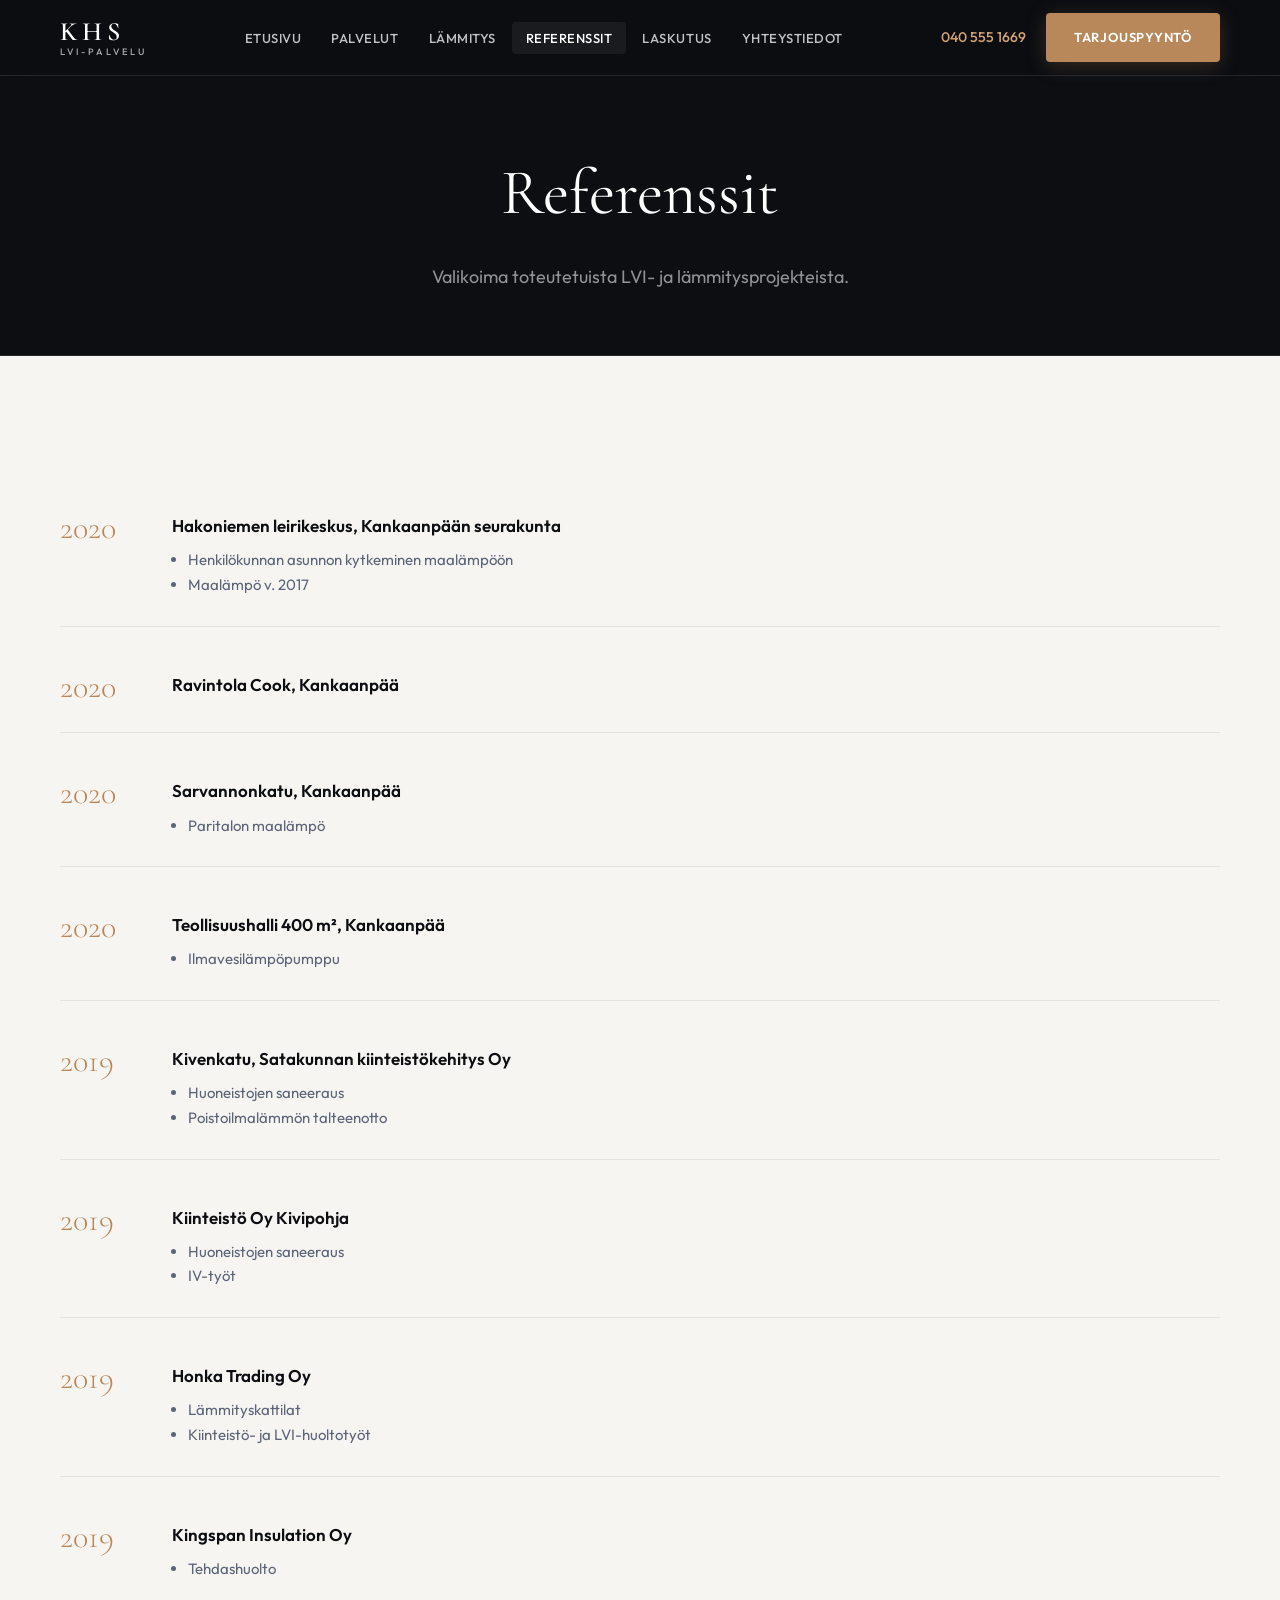
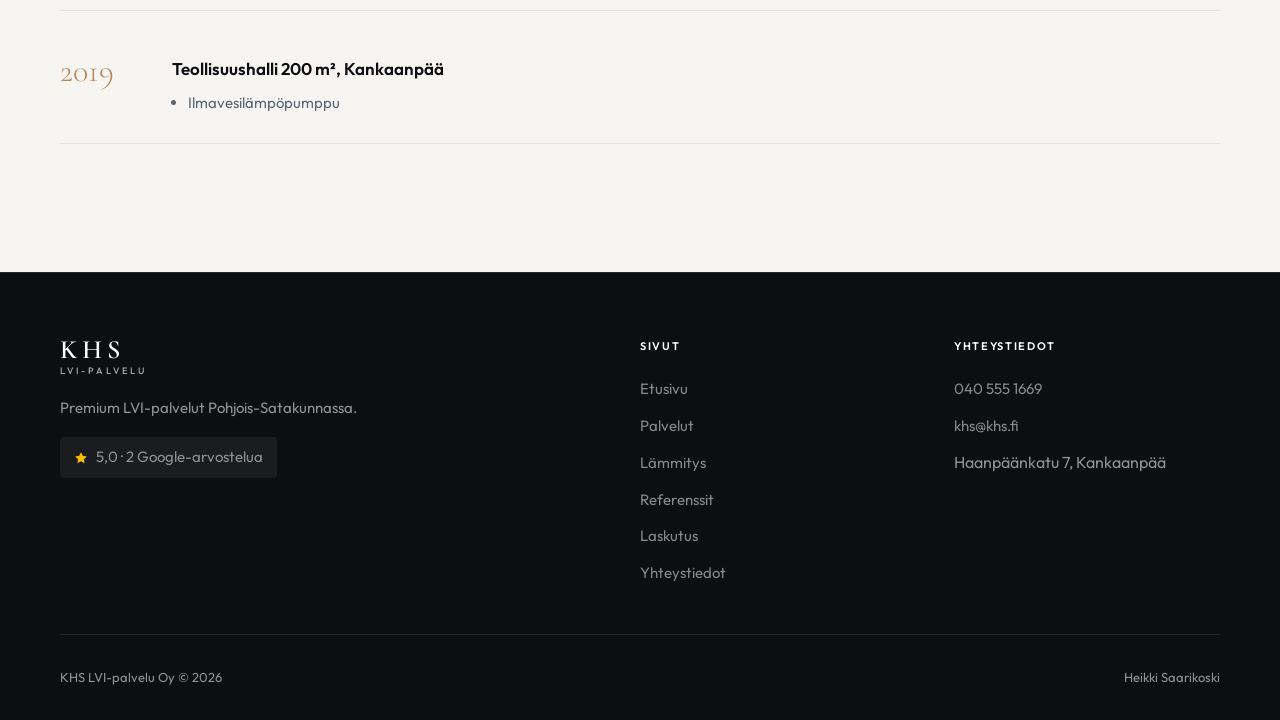
<file: referenssit.html>
<!DOCTYPE html>
<html lang="fi">
<head>
  <meta charset="UTF-8">
  <meta name="viewport" content="width=device-width, initial-scale=1.0">
  <title>Referenssit — KHS LVI-Palvelu</title>
  <meta name="description" content="Toteutettuja LVI- ja lämmitysprojekteja Kankaanpäässä ja Satakunnassa.">
  <link rel="preconnect" href="https://fonts.googleapis.com">
  <link rel="preconnect" href="https://fonts.gstatic.com" crossorigin>
  <link href="https://fonts.googleapis.com/css2?family=Cormorant+Garamond:ital,wght@0,400;0,500;0,600;1,400&family=Outfit:wght@300;400;500;600;700&display=swap" rel="stylesheet">
  <link rel="stylesheet" href="css/styles.css">
  <link rel="icon" href="data:image/svg+xml,<svg xmlns='http://www.w3.org/2000/svg' viewBox='0 0 32 32'><rect fill='%230c0e12' width='32' height='32' rx='4'/><text x='16' y='22' font-family='Georgia' font-size='14' fill='%23b8875a' text-anchor='middle'>K</text></svg>">
</head>
<body>

  <nav class="nav nav--dark" aria-label="Päänavigaatio">
    <div class="nav__inner">
      <a href="index.html" class="wordmark wordmark--light"><span class="wordmark__khs">KHS</span><span class="wordmark__sub">LVI-Palvelu</span></a>
      <ul class="nav__links">
        <li><a href="index.html">Etusivu</a></li>
        <li><a href="palvelut.html">Palvelut</a></li>
        <li><a href="lammitysratkaisut.html">Lämmitys</a></li>
        <li><a href="referenssit.html" class="active">Referenssit</a></li>
        <li><a href="laskutus.html">Laskutus</a></li>
        <li><a href="yhteystiedot.html">Yhteystiedot</a></li>
      </ul>
      <div class="nav__right">
        <a href="tel:+358405551669" class="nav__phone">040 555 1669</a>
        <a href="yhteystiedot.html" class="btn btn--primary">Tarjouspyyntö</a>
        <button class="nav__toggle" aria-label="Avaa valikko" aria-expanded="false"><span></span></button>
      </div>
    </div>
  </nav>

  <div class="nav__mobile" aria-hidden="true">
    <a href="index.html">Etusivu</a><a href="palvelut.html">Palvelut</a><a href="lammitysratkaisut.html">Lämmitys</a>
    <a href="referenssit.html">Referenssit</a><a href="laskutus.html">Laskutus</a><a href="yhteystiedot.html">Yhteystiedot</a>
    <div class="nav__mobile-contact"><a href="tel:+358405551669">040 555 1669</a></div>
  </div>

  <header class="page-hero">
    <div class="container">
      <h1>Referenssit</h1>
      <p>Valikoima toteutetuista LVI- ja lämmitysprojekteista.</p>
    </div>
  </header>

  <main class="section">
    <div class="container">
      <ul class="refs-list reveal">
        <li class="refs-item">
          <div class="refs-item__year">2020</div>
          <div>
            <h4>Hakoniemen leirikeskus, Kankaanpään seurakunta</h4>
            <ul><li>Henkilökunnan asunnon kytkeminen maalämpöön</li><li>Maalämpö v. 2017</li></ul>
          </div>
        </li>
        <li class="refs-item">
          <div class="refs-item__year">2020</div>
          <div><h4>Ravintola Cook, Kankaanpää</h4></div>
        </li>
        <li class="refs-item">
          <div class="refs-item__year">2020</div>
          <div><h4>Sarvannonkatu, Kankaanpää</h4><ul><li>Paritalon maalämpö</li></ul></div>
        </li>
        <li class="refs-item">
          <div class="refs-item__year">2020</div>
          <div><h4>Teollisuushalli 400 m², Kankaanpää</h4><ul><li>Ilmavesilämpöpumppu</li></ul></div>
        </li>
        <li class="refs-item">
          <div class="refs-item__year">2019</div>
          <div><h4>Kivenkatu, Satakunnan kiinteistökehitys Oy</h4><ul><li>Huoneistojen saneeraus</li><li>Poistoilmalämmön talteenotto</li></ul></div>
        </li>
        <li class="refs-item">
          <div class="refs-item__year">2019</div>
          <div><h4>Kiinteistö Oy Kivipohja</h4><ul><li>Huoneistojen saneeraus</li><li>IV-työt</li></ul></div>
        </li>
        <li class="refs-item">
          <div class="refs-item__year">2019</div>
          <div><h4>Honka Trading Oy</h4><ul><li>Lämmityskattilat</li><li>Kiinteistö- ja LVI-huoltotyöt</li></ul></div>
        </li>
        <li class="refs-item">
          <div class="refs-item__year">2019</div>
          <div><h4>Kingspan Insulation Oy</h4><ul><li>Tehdashuolto</li></ul></div>
        </li>
        <li class="refs-item">
          <div class="refs-item__year">2019</div>
          <div><h4>Teollisuushalli 200 m², Kankaanpää</h4><ul><li>Ilmavesilämpöpumppu</li></ul></div>
        </li>
      </ul>
    </div>
  </main>

  <footer class="footer">
    <div class="container">
      <div class="footer__grid">
        <div class="footer__brand">
          <div class="wordmark wordmark--light"><span class="wordmark__khs">KHS</span><span class="wordmark__sub">LVI-Palvelu</span></div>
          <p>Premium LVI-palvelut Pohjois-Satakunnassa.</p>
          <a href="https://www.google.com/maps/search/?api=1&query=KHS+LVI-Palvelu+Oy+Kankaanp%C3%A4%C3%A4" target="_blank" rel="noopener" class="footer__rating"><svg viewBox="0 0 24 24" fill="currentColor"><path d="M12 2l3.09 6.26L22 9.27l-5 4.87 1.18 6.88L12 17.77l-6.18 3.25L7 14.14 2 9.27l6.91-1.01L12 2z"/></svg>5,0 · 2 Google-arvostelua</a>
        </div>
        <div><h4>Sivut</h4><ul><li><a href="index.html">Etusivu</a></li><li><a href="palvelut.html">Palvelut</a></li><li><a href="lammitysratkaisut.html">Lämmitys</a></li><li><a href="referenssit.html">Referenssit</a></li><li><a href="laskutus.html">Laskutus</a></li><li><a href="yhteystiedot.html">Yhteystiedot</a></li></ul></div>
        <div><h4>Yhteystiedot</h4><ul><li><a href="tel:+358405551669">040 555 1669</a></li><li><a href="mailto:khs@khs.fi">khs@khs.fi</a></li><li>Haanpäänkatu 7, Kankaanpää</li></ul></div>
      </div>
      <div class="footer__bottom"><span>KHS LVI-palvelu Oy © 2026</span><span>Heikki Saarikoski</span></div>
    </div>
  </footer>
  <script src="js/main.js"></script>
</body>
</html>
</file>
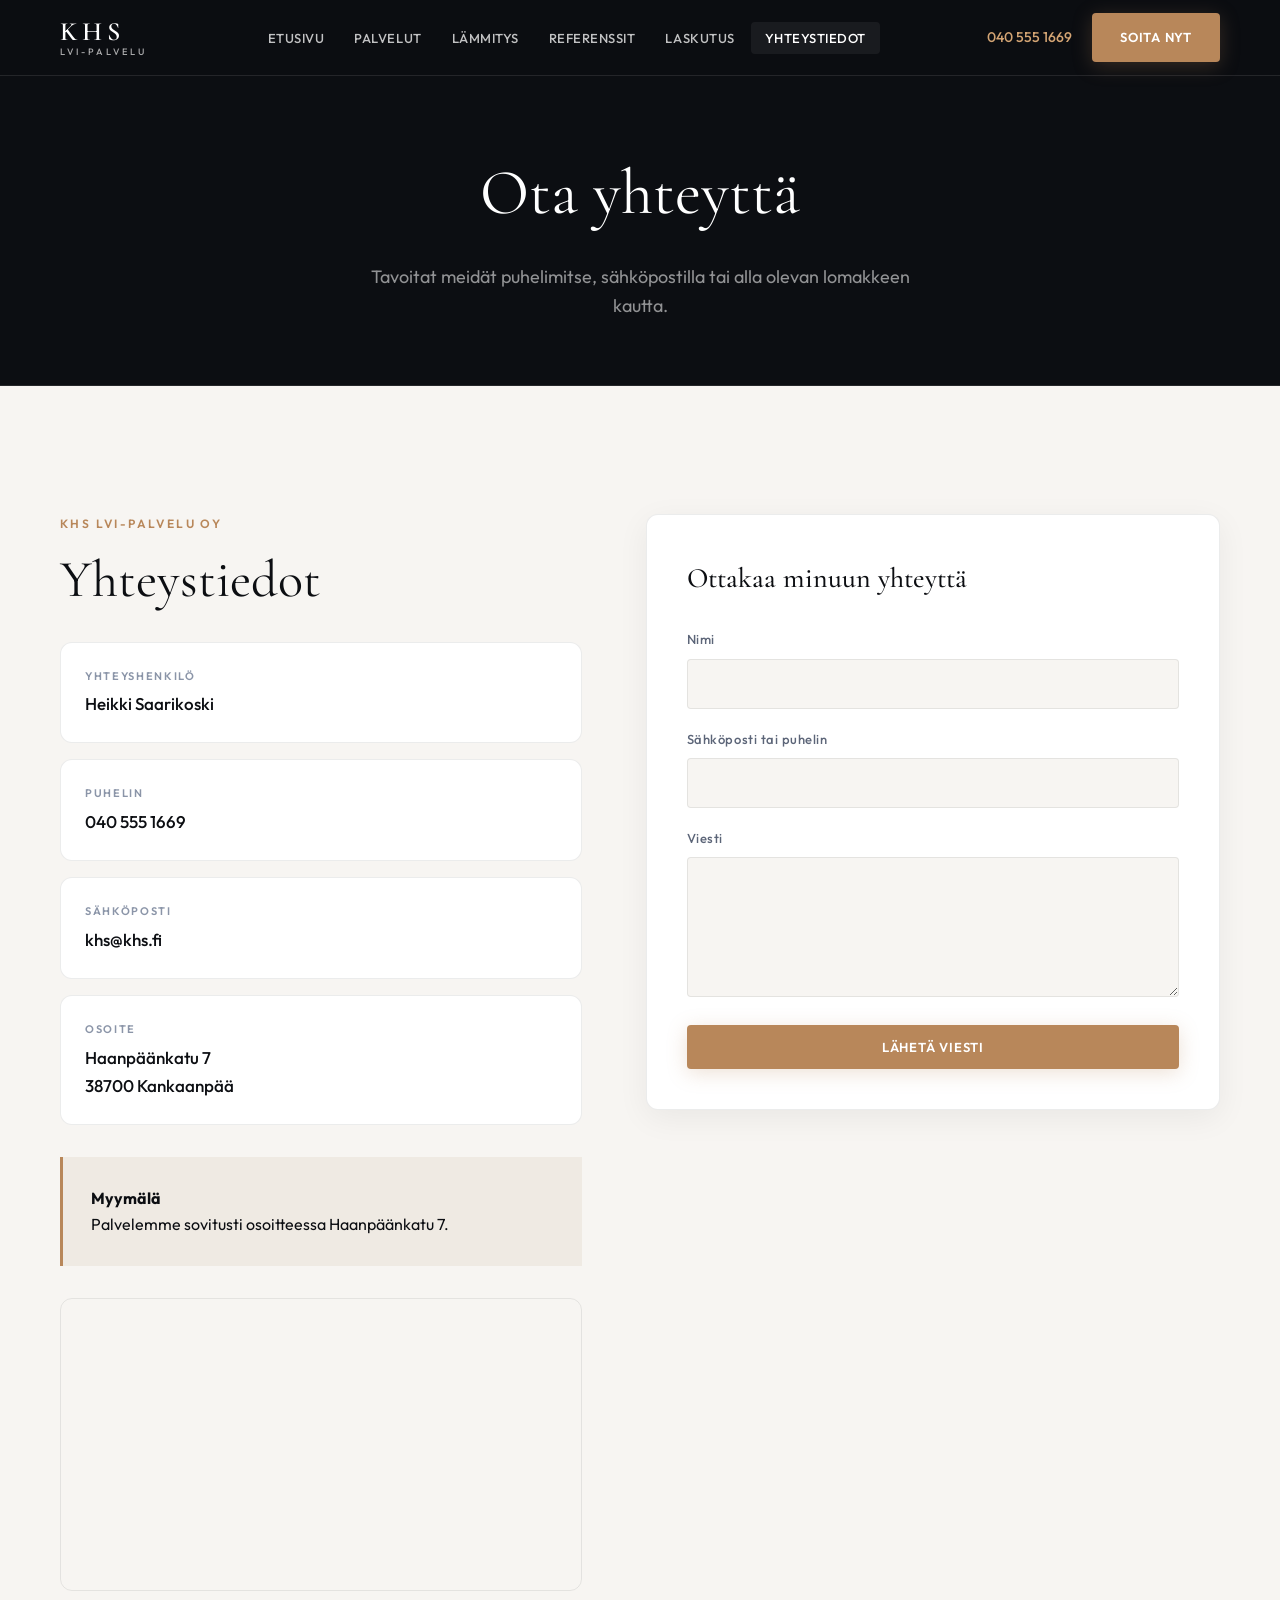
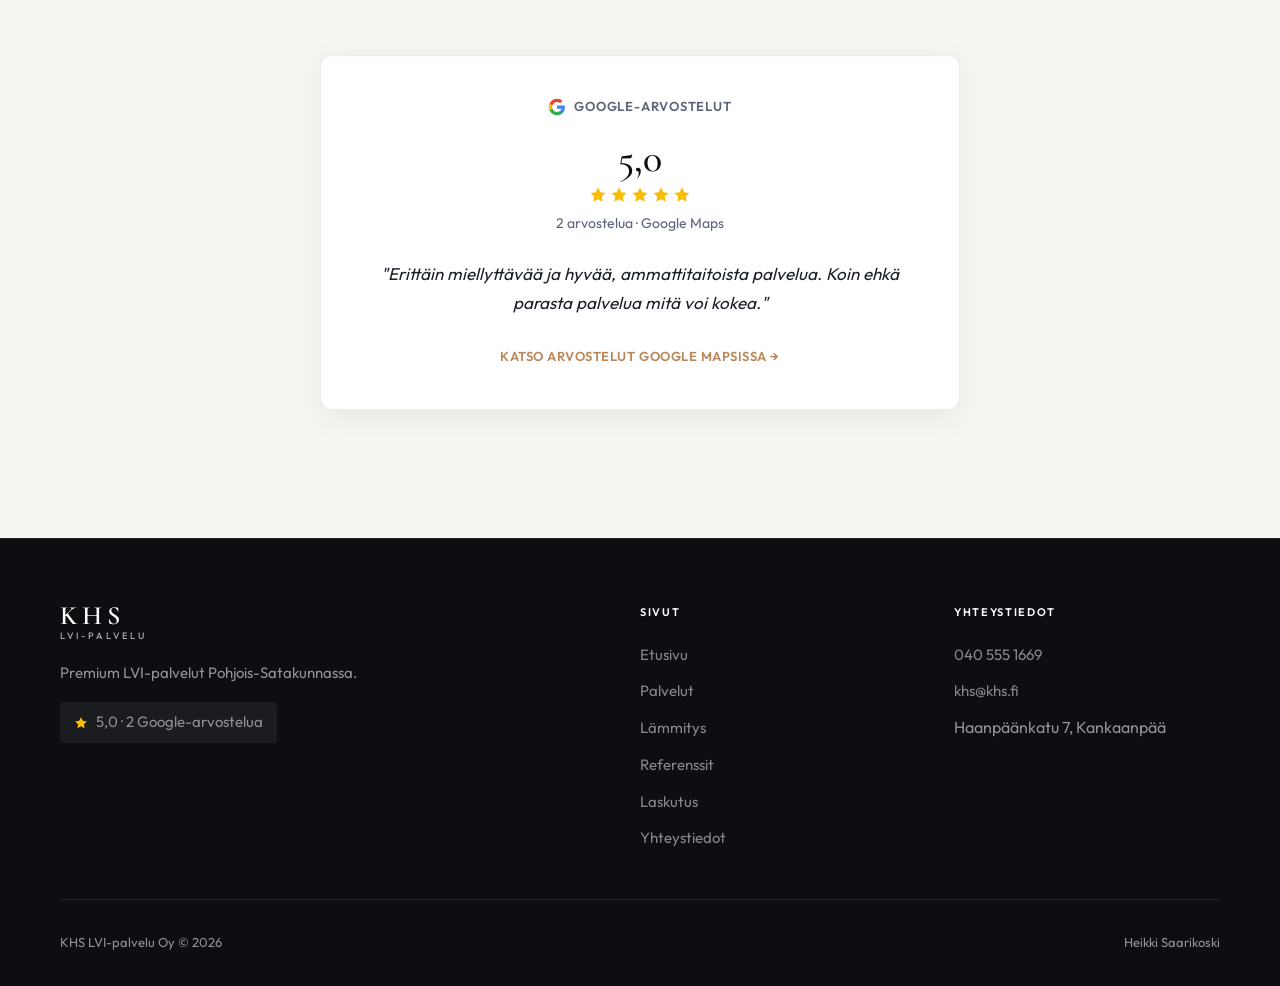
<file: yhteystiedot.html>
<!DOCTYPE html>
<html lang="fi">
<head>
  <meta charset="UTF-8">
  <meta name="viewport" content="width=device-width, initial-scale=1.0">
  <title>Ota yhteyttä — KHS LVI-Palvelu</title>
  <meta name="description" content="Ota yhteyttä KHS LVI-Palveluun — 040 555 1669, khs@khs.fi, Haanpäänkatu 7, Kankaanpää.">
  <link rel="preconnect" href="https://fonts.googleapis.com">
  <link rel="preconnect" href="https://fonts.gstatic.com" crossorigin>
  <link href="https://fonts.googleapis.com/css2?family=Cormorant+Garamond:ital,wght@0,400;0,500;0,600;1,400&family=Outfit:wght@300;400;500;600;700&display=swap" rel="stylesheet">
  <link rel="stylesheet" href="css/styles.css">
  <link rel="icon" href="data:image/svg+xml,<svg xmlns='http://www.w3.org/2000/svg' viewBox='0 0 32 32'><rect fill='%230c0e12' width='32' height='32' rx='4'/><text x='16' y='22' font-family='Georgia' font-size='14' fill='%23b8875a' text-anchor='middle'>K</text></svg>">
</head>
<body>

  <nav class="nav nav--dark" aria-label="Päänavigaatio">
    <div class="nav__inner">
      <a href="index.html" class="wordmark wordmark--light"><span class="wordmark__khs">KHS</span><span class="wordmark__sub">LVI-Palvelu</span></a>
      <ul class="nav__links">
        <li><a href="index.html">Etusivu</a></li>
        <li><a href="palvelut.html">Palvelut</a></li>
        <li><a href="lammitysratkaisut.html">Lämmitys</a></li>
        <li><a href="referenssit.html">Referenssit</a></li>
        <li><a href="laskutus.html">Laskutus</a></li>
        <li><a href="yhteystiedot.html" class="active">Yhteystiedot</a></li>
      </ul>
      <div class="nav__right">
        <a href="tel:+358405551669" class="nav__phone">040 555 1669</a>
        <a href="tel:+358405551669" class="btn btn--primary">Soita nyt</a>
        <button class="nav__toggle" aria-label="Avaa valikko" aria-expanded="false"><span></span></button>
      </div>
    </div>
  </nav>

  <div class="nav__mobile" aria-hidden="true">
    <a href="index.html">Etusivu</a><a href="palvelut.html">Palvelut</a><a href="lammitysratkaisut.html">Lämmitys</a>
    <a href="referenssit.html">Referenssit</a><a href="laskutus.html">Laskutus</a><a href="yhteystiedot.html">Yhteystiedot</a>
    <div class="nav__mobile-contact"><a href="tel:+358405551669">040 555 1669</a></div>
  </div>

  <header class="page-hero">
    <div class="container">
      <h1>Ota yhteyttä</h1>
      <p>Tavoitat meidät puhelimitse, sähköpostilla tai alla olevan lomakkeen kautta.</p>
    </div>
  </header>

  <main class="section">
    <div class="container">
      <div class="contact-grid">
        <div class="reveal">
          <p class="section__eyebrow">KHS LVI-palvelu Oy</p>
          <h2 class="section__title">Yhteystiedot</h2>
          <div class="contact-cards" style="margin-top:2rem">
            <div class="contact-card"><div class="contact-card__label">Yhteyshenkilö</div><p>Heikki Saarikoski</p></div>
            <div class="contact-card"><div class="contact-card__label">Puhelin</div><a href="tel:+358405551669">040 555 1669</a></div>
            <div class="contact-card"><div class="contact-card__label">Sähköposti</div><a href="mailto:khs@khs.fi">khs@khs.fi</a></div>
            <div class="contact-card"><div class="contact-card__label">Osoite</div><p>Haanpäänkatu 7<br>38700 Kankaanpää</p></div>
          </div>
          <div class="info-box" style="margin-top:2rem"><p><strong>Myymälä</strong></p><p>Palvelemme sovitusti osoitteessa Haanpäänkatu 7.</p></div>
          <div class="map-embed reveal" style="margin-top:2rem">
            <iframe title="KHS LVI-Palvelu sijainti kartalla" loading="lazy" referrerpolicy="no-referrer-when-downgrade" src="https://maps.google.com/maps?q=61.810498,22.367460&hl=fi&z=15&output=embed"></iframe>
          </div>
        </div>
        <div class="contact-form reveal">
          <h3>Ottakaa minuun yhteyttä</h3>
          <form id="contact-form">
            <div class="form-group"><label for="name">Nimi</label><input type="text" id="name" name="name" required></div>
            <div class="form-group"><label for="contact">Sähköposti tai puhelin</label><input type="text" id="contact" name="contact" required></div>
            <div class="form-group"><label for="message">Viesti</label><textarea id="message" name="message" required></textarea></div>
            <button type="submit" class="btn btn--primary" style="width:100%">Lähetä viesti</button>
          </form>
        </div>
      </div>

      <div class="reviews-inline reveal">
        <div class="reviews-inline__badge">
          <svg width="18" height="18" viewBox="0 0 24 24" aria-hidden="true"><path fill="#4285F4" d="M22.56 12.25c0-.78-.07-1.53-.2-2.25H12v4.26h5.92c-.26 1.37-1.04 2.53-2.21 3.31v2.77h3.57c2.08-1.92 3.28-4.74 3.28-8.09z"/><path fill="#34A853" d="M12 23c2.97 0 5.46-.98 7.28-2.66l-3.57-2.77c-.98.66-2.23 1.06-3.71 1.06-2.86 0-5.29-1.93-6.16-4.53H2.18v2.84C3.99 20.53 7.7 23 12 23z"/><path fill="#FBBC05" d="M5.84 14.09c-.22-.66-.35-1.36-.35-2.09s.13-1.43.35-2.09V7.07H2.18C1.43 8.55 1 10.22 1 12s.43 3.45 1.18 4.93l2.85-2.22.81-.62z"/><path fill="#EA4335" d="M12 5.38c1.62 0 3.06.56 4.21 1.64l3.15-3.15C17.45 2.09 14.97 1 12 1 7.7 1 3.99 3.47 2.18 7.07l3.66 2.84c.87-2.6 3.3-4.53 6.16-4.53z"/></svg>
          Google-arvostelut
        </div>
        <div class="reviews-inline__score">
          <span class="reviews-inline__num">5,0</span>
          <div class="reviews-inline__stars" aria-label="5 tähteä 5:stä">
            <svg viewBox="0 0 24 24" fill="currentColor"><path d="M12 2l3.09 6.26L22 9.27l-5 4.87 1.18 6.88L12 17.77l-6.18 3.25L7 14.14 2 9.27l6.91-1.01L12 2z"/></svg>
            <svg viewBox="0 0 24 24" fill="currentColor"><path d="M12 2l3.09 6.26L22 9.27l-5 4.87 1.18 6.88L12 17.77l-6.18 3.25L7 14.14 2 9.27l6.91-1.01L12 2z"/></svg>
            <svg viewBox="0 0 24 24" fill="currentColor"><path d="M12 2l3.09 6.26L22 9.27l-5 4.87 1.18 6.88L12 17.77l-6.18 3.25L7 14.14 2 9.27l6.91-1.01L12 2z"/></svg>
            <svg viewBox="0 0 24 24" fill="currentColor"><path d="M12 2l3.09 6.26L22 9.27l-5 4.87 1.18 6.88L12 17.77l-6.18 3.25L7 14.14 2 9.27l6.91-1.01L12 2z"/></svg>
            <svg viewBox="0 0 24 24" fill="currentColor"><path d="M12 2l3.09 6.26L22 9.27l-5 4.87 1.18 6.88L12 17.77l-6.18 3.25L7 14.14 2 9.27l6.91-1.01L12 2z"/></svg>
          </div>
          <span class="reviews-inline__count">2 arvostelua · Google Maps</span>
        </div>
        <blockquote class="reviews-inline__quote">"Erittäin miellyttävää ja hyvää, ammattitaitoista palvelua. Koin ehkä parasta palvelua mitä voi kokea."</blockquote>
        <a href="https://www.google.com/maps/search/?api=1&query=KHS+LVI-Palvelu+Oy+Haanp%C3%A4%C3%A4nkatu+7+Kankaanp%C3%A4%C3%A4" target="_blank" rel="noopener noreferrer" class="reviews-inline__link">Katso arvostelut Google Mapsissa →</a>
      </div>
    </div>
  </main>

  <footer class="footer">
    <div class="container">
      <div class="footer__grid">
        <div class="footer__brand">
          <div class="wordmark wordmark--light"><span class="wordmark__khs">KHS</span><span class="wordmark__sub">LVI-Palvelu</span></div>
          <p>Premium LVI-palvelut Pohjois-Satakunnassa.</p>
          <a href="https://www.google.com/maps/search/?api=1&query=KHS+LVI-Palvelu+Oy+Kankaanp%C3%A4%C3%A4" target="_blank" rel="noopener" class="footer__rating"><svg viewBox="0 0 24 24" fill="currentColor"><path d="M12 2l3.09 6.26L22 9.27l-5 4.87 1.18 6.88L12 17.77l-6.18 3.25L7 14.14 2 9.27l6.91-1.01L12 2z"/></svg>5,0 · 2 Google-arvostelua</a>
        </div>
        <div><h4>Sivut</h4><ul><li><a href="index.html">Etusivu</a></li><li><a href="palvelut.html">Palvelut</a></li><li><a href="lammitysratkaisut.html">Lämmitys</a></li><li><a href="referenssit.html">Referenssit</a></li><li><a href="laskutus.html">Laskutus</a></li><li><a href="yhteystiedot.html">Yhteystiedot</a></li></ul></div>
        <div><h4>Yhteystiedot</h4><ul><li><a href="tel:+358405551669">040 555 1669</a></li><li><a href="mailto:khs@khs.fi">khs@khs.fi</a></li><li>Haanpäänkatu 7, Kankaanpää</li></ul></div>
      </div>
      <div class="footer__bottom"><span>KHS LVI-palvelu Oy © 2026</span><span>Heikki Saarikoski</span></div>
    </div>
  </footer>
  <script src="js/main.js"></script>
</body>
</html>
</file>
<file: css/styles.css>
/* KHS LVI-Palvelu — Premium */

:root {
  --ink: #0c0e12;
  --ink-soft: #1a1f28;
  --ink-muted: #2a3140;
  --paper: #f7f5f2;
  --paper-warm: #efeae3;
  --white: #ffffff;
  --copper: #b8875a;
  --copper-light: #d4a574;
  --copper-glow: rgba(184, 135, 90, 0.25);
  --slate: #5c6578;
  --slate-light: #8b95a8;
  --border: rgba(12, 14, 18, 0.08);
  --border-light: rgba(255, 255, 255, 0.1);
  --google-blue: #4285f4;
  --google-green: #34a853;
  --google-yellow: #fbbc04;
  --google-red: #ea4335;
  --font-display: 'Cormorant Garamond', Georgia, serif;
  --font-body: 'Outfit', system-ui, sans-serif;
  --nav-h: 76px;
  --radius: 4px;
  --radius-lg: 12px;
  --ease: cubic-bezier(0.22, 1, 0.36, 1);
  --shadow: 0 24px 64px rgba(12, 14, 18, 0.12);
  --shadow-soft: 0 8px 32px rgba(12, 14, 18, 0.06);
}

*, *::before, *::after { box-sizing: border-box; margin: 0; padding: 0; }

html { scroll-behavior: smooth; font-size: 16px; }

body {
  font-family: var(--font-body);
  color: var(--ink);
  background: var(--paper);
  line-height: 1.65;
  -webkit-font-smoothing: antialiased;
}

img { max-width: 100%; height: auto; display: block; }

a {
  color: inherit;
  text-decoration: none;
  transition: color 0.25s, opacity 0.25s;
}

.container {
  width: 100%;
  max-width: 1240px;
  margin: 0 auto;
  padding: 0 clamp(1.25rem, 4vw, 2.5rem);
}

.container--center {
  display: flex;
  justify-content: center;
}

.billing-card {
  width: 100%;
  max-width: 560px;
  box-shadow: var(--shadow-soft);
  text-align: center;
}

.billing-card .contact-cards {
  text-align: left;
}

/* ─── Wordmark (no logo images) ─── */
.wordmark {
  display: flex;
  flex-direction: column;
  line-height: 1;
  gap: 2px;
}

.wordmark__khs {
  font-family: var(--font-display);
  font-size: 1.65rem;
  font-weight: 600;
  letter-spacing: 0.18em;
  color: inherit;
}

.wordmark__sub {
  font-size: 0.58rem;
  font-weight: 500;
  letter-spacing: 0.32em;
  text-transform: uppercase;
  opacity: 0.65;
}

.wordmark--light .wordmark__khs,
.wordmark--light .wordmark__sub { color: var(--white); }

.wordmark--dark .wordmark__khs { color: var(--ink); }
.wordmark--dark .wordmark__sub { color: var(--slate); opacity: 1; }

.wordmark--large .wordmark__khs { font-size: clamp(2.5rem, 6vw, 4rem); }
.wordmark--large .wordmark__sub { font-size: 0.72rem; }

/* ─── Navigation ─── */
.nav {
  position: fixed;
  inset: 0 0 auto 0;
  z-index: 1000;
  height: var(--nav-h);
  display: flex;
  align-items: center;
  transition: background 0.5s var(--ease), box-shadow 0.5s var(--ease), border-color 0.5s;
  border-bottom: 1px solid transparent;
}

.nav--dark {
  background: rgba(12, 14, 18, 0.92);
  backdrop-filter: blur(16px);
  border-bottom-color: var(--border-light);
}

.nav--light {
  background: rgba(247, 245, 242, 0.94);
  backdrop-filter: blur(16px);
  border-bottom-color: var(--border);
  box-shadow: var(--shadow-soft);
}

.nav__inner {
  width: 100%;
  max-width: 1240px;
  margin: 0 auto;
  padding: 0 clamp(1.25rem, 4vw, 2.5rem);
  display: flex;
  align-items: center;
  justify-content: space-between;
  gap: 2rem;
}

.nav__links {
  display: flex;
  align-items: center;
  gap: 0.125rem;
  list-style: none;
}

.nav__links a {
  padding: 0.5rem 0.875rem;
  font-size: 0.8125rem;
  font-weight: 500;
  letter-spacing: 0.04em;
  text-transform: uppercase;
  border-radius: var(--radius);
  transition: background 0.2s, color 0.2s;
}

.nav--dark .nav__links a { color: rgba(255,255,255,0.75); }
.nav--dark .nav__links a:hover,
.nav--dark .nav__links a.active { color: var(--white); background: rgba(255,255,255,0.06); }

.nav--light .nav__links a { color: var(--slate); }
.nav--light .nav__links a:hover,
.nav--light .nav__links a.active { color: var(--ink); background: rgba(12,14,18,0.05); }

.nav__right {
  display: flex;
  align-items: center;
  gap: 1.25rem;
}

.nav__phone {
  font-size: 0.875rem;
  font-weight: 500;
  white-space: nowrap;
}

.nav--dark .nav__phone { color: var(--copper-light); }
.nav--light .nav__phone { color: var(--ink); }

.btn {
  display: inline-flex;
  align-items: center;
  justify-content: center;
  gap: 0.5rem;
  padding: 0.875rem 1.75rem;
  font-family: var(--font-body);
  font-size: 0.8125rem;
  font-weight: 600;
  letter-spacing: 0.06em;
  text-transform: uppercase;
  border: none;
  border-radius: var(--radius);
  cursor: pointer;
  transition: transform 0.25s, box-shadow 0.25s, background 0.25s;
}

.btn--primary {
  background: var(--copper);
  color: var(--white);
  box-shadow: 0 4px 20px var(--copper-glow);
}

.btn--primary:hover {
  background: var(--copper-light);
  transform: translateY(-2px);
  box-shadow: 0 8px 28px var(--copper-glow);
}

.btn--outline {
  background: transparent;
  color: var(--white);
  border: 1px solid rgba(255,255,255,0.25);
}

.btn--outline:hover {
  background: rgba(255,255,255,0.06);
  border-color: rgba(255,255,255,0.4);
}

.btn--dark {
  background: var(--ink);
  color: var(--white);
}

.btn--dark:hover { background: var(--ink-soft); transform: translateY(-2px); }

.nav__toggle {
  display: none;
  background: none;
  border: none;
  width: 28px;
  height: 20px;
  position: relative;
  cursor: pointer;
}

.nav__toggle span,
.nav__toggle::before,
.nav__toggle::after {
  position: absolute;
  left: 0;
  width: 100%;
  height: 2px;
  background: currentColor;
  transition: 0.3s;
}

.nav__toggle span { top: 50%; transform: translateY(-50%); }
.nav__toggle::before { content: ''; top: 0; }
.nav__toggle::after { content: ''; bottom: 0; }

.nav--dark .nav__toggle { color: var(--white); }
.nav--light .nav__toggle { color: var(--ink); }

.nav__mobile {
  position: fixed;
  inset: 0;
  z-index: 999;
  background: var(--ink);
  display: flex;
  flex-direction: column;
  align-items: center;
  justify-content: center;
  gap: 0.25rem;
  opacity: 0;
  visibility: hidden;
  transition: 0.4s var(--ease);
}

.nav__mobile.open { opacity: 1; visibility: visible; }

.nav__mobile a {
  font-family: var(--font-display);
  font-size: 2rem;
  color: var(--white);
  padding: 0.5rem 1.5rem;
}

.nav__mobile-contact {
  margin-top: 2rem;
  text-align: center;
}

.nav__mobile-contact a {
  font-family: var(--font-body);
  font-size: 1rem;
  color: var(--copper-light);
}

/* ─── Hero ─── */
.hero {
  position: relative;
  min-height: 100vh;
  min-height: 100dvh;
  display: grid;
  align-items: center;
  justify-items: center;
  background: var(--ink);
  overflow: hidden;
}

.hero__bg {
  position: absolute;
  inset: 0;
  background:
    linear-gradient(135deg, rgba(184,135,90,0.08) 0%, transparent 50%),
    linear-gradient(180deg, transparent 40%, rgba(12,14,18,0.95) 100%),
    radial-gradient(ellipse 80% 60% at 70% 20%, rgba(45,106,122,0.15), transparent),
    var(--ink);
}

.hero__grid {
  position: absolute;
  inset: 0;
  opacity: 0.04;
  background-image:
    linear-gradient(rgba(255,255,255,0.5) 1px, transparent 1px),
    linear-gradient(90deg, rgba(255,255,255,0.5) 1px, transparent 1px);
  background-size: 80px 80px;
}

.hero__line {
  position: absolute;
  top: 50%;
  left: 50%;
  width: min(70%, 600px);
  height: 1px;
  background: linear-gradient(90deg, transparent, var(--copper), transparent);
  transform: translate(-50%, -50%) rotate(-8deg);
  opacity: 0.35;
}

.hero__content {
  position: relative;
  z-index: 2;
  padding: calc(var(--nav-h) + 2rem) clamp(1.25rem, 4vw, 2.5rem) 3rem;
  max-width: 900px;
  margin: 0 auto;
  width: 100%;
  text-align: center;
}

.hero__eyebrow {
  display: inline-flex;
  align-items: center;
  gap: 0.75rem;
  font-size: 0.75rem;
  font-weight: 500;
  letter-spacing: 0.2em;
  text-transform: uppercase;
  color: var(--copper-light);
  margin-bottom: 2rem;
}

.hero__eyebrow::before,
.hero__eyebrow::after {
  content: '';
  width: 32px;
  height: 1px;
  background: var(--copper);
}

.hero__title {
  font-family: var(--font-display);
  font-size: clamp(3rem, 8vw, 5.5rem);
  font-weight: 400;
  line-height: 1.05;
  color: var(--white);
  max-width: 900px;
  margin: 0 auto 1.75rem;
}

.hero__title em {
  font-style: italic;
  color: var(--copper-light);
}

.hero__lead {
  font-size: clamp(1rem, 2vw, 1.2rem);
  color: rgba(255,255,255,0.6);
  max-width: 540px;
  line-height: 1.75;
  margin: 0 auto 2.5rem;
}

.hero__actions {
  display: flex;
  flex-wrap: wrap;
  gap: 1rem;
  margin-bottom: 4rem;
  justify-content: center;
}

.hero__metrics {
  display: flex;
  flex-wrap: wrap;
  gap: clamp(2rem, 5vw, 4rem);
  padding-top: 2.5rem;
  border-top: 1px solid var(--border-light);
  justify-content: center;
}

.hero__metric {
  text-align: center;
}

.hero__metric-value {
  font-family: var(--font-display);
  font-size: 2.5rem;
  font-weight: 500;
  color: var(--white);
  line-height: 1;
}

.hero__metric-value span { color: var(--copper-light); }

.hero__metric-label {
  font-size: 0.75rem;
  letter-spacing: 0.1em;
  text-transform: uppercase;
  color: rgba(255,255,255,0.45);
  margin-top: 0.35rem;
}

/* ─── Google Reviews ─── */
.reviews {
  padding: clamp(5rem, 12vw, 8rem) 0;
  background: var(--white);
  border-top: 1px solid var(--border);
  border-bottom: 1px solid var(--border);
}

.reviews__header {
  display: flex;
  flex-wrap: wrap;
  align-items: flex-end;
  justify-content: space-between;
  gap: 2rem;
  margin-bottom: 3rem;
}

.reviews__google-badge {
  display: inline-flex;
  align-items: center;
  gap: 0.625rem;
  margin-bottom: 1rem;
}

.reviews__google-icon {
  width: 28px;
  height: 28px;
}

.reviews__google-label {
  font-size: 0.8125rem;
  font-weight: 600;
  letter-spacing: 0.06em;
  text-transform: uppercase;
  color: var(--slate);
}

.reviews__score {
  display: flex;
  align-items: center;
  gap: 1rem;
  flex-wrap: wrap;
}

.reviews__score-num {
  font-family: var(--font-display);
  font-size: 3.5rem;
  font-weight: 500;
  line-height: 1;
  color: var(--ink);
}

.reviews__stars {
  display: flex;
  gap: 3px;
}

.reviews__star {
  width: 22px;
  height: 22px;
  color: var(--google-yellow);
}

.reviews__count {
  font-size: 0.9375rem;
  color: var(--slate);
}

.reviews__grid {
  display: grid;
  grid-template-columns: repeat(auto-fit, minmax(300px, 1fr));
  gap: 1.5rem;
}

.reviews__grid--single {
  grid-template-columns: 1fr;
  max-width: 640px;
  margin: 0 auto;
}

.reviews__note {
  text-align: center;
  margin-top: 1.5rem;
  font-size: 0.9375rem;
  color: var(--slate);
}

.review-card {
  padding: 2rem;
  background: var(--paper);
  border: 1px solid var(--border);
  border-radius: var(--radius-lg);
  transition: box-shadow 0.35s var(--ease), transform 0.35s var(--ease);
}

.review-card:hover {
  box-shadow: var(--shadow-soft);
  transform: translateY(-4px);
}

.review-card__top {
  display: flex;
  align-items: center;
  justify-content: space-between;
  margin-bottom: 1.25rem;
}

.review-card__author {
  display: flex;
  align-items: center;
  gap: 0.875rem;
}

.review-card__avatar {
  width: 44px;
  height: 44px;
  border-radius: 50%;
  display: flex;
  align-items: center;
  justify-content: center;
  font-weight: 600;
  font-size: 1rem;
  color: var(--white);
  background: linear-gradient(135deg, var(--google-blue), var(--google-green));
}

.review-card__name {
  font-weight: 600;
  font-size: 0.9375rem;
}

.review-card__meta {
  font-size: 0.8125rem;
  color: var(--slate-light);
}

.review-card__stars {
  display: flex;
  gap: 2px;
}

.review-card__stars svg {
  width: 16px;
  height: 16px;
  color: var(--google-yellow);
}

.review-card__text {
  font-size: 1rem;
  line-height: 1.75;
  color: var(--ink-soft);
  font-style: italic;
}

.review-card__source {
  display: inline-flex;
  align-items: center;
  gap: 0.375rem;
  margin-top: 1.25rem;
  font-size: 0.75rem;
  color: var(--slate-light);
}

.reviews__cta {
  margin-top: 2.5rem;
  text-align: center;
}

/* Compact reviews block (e.g. contact page) */
.reviews-inline {
  margin-top: 4rem;
  padding: 2.5rem;
  background: var(--white);
  border: 1px solid var(--border);
  border-radius: var(--radius-lg);
  box-shadow: var(--shadow-soft);
  max-width: 640px;
  margin-left: auto;
  margin-right: auto;
  text-align: center;
}

.reviews-inline__badge {
  display: inline-flex;
  align-items: center;
  gap: 0.5rem;
  font-size: 0.8125rem;
  font-weight: 600;
  letter-spacing: 0.06em;
  text-transform: uppercase;
  color: var(--slate);
  margin-bottom: 1.25rem;
}

.reviews-inline__score {
  display: flex;
  flex-direction: column;
  align-items: center;
  gap: 0.5rem;
  margin-bottom: 1.5rem;
}

.reviews-inline__num {
  font-family: var(--font-display);
  font-size: 2.5rem;
  font-weight: 500;
  line-height: 1;
  color: var(--ink);
}

.reviews-inline__stars {
  display: flex;
  gap: 3px;
  color: var(--google-yellow);
}

.reviews-inline__stars svg {
  width: 18px;
  height: 18px;
}

.reviews-inline__count {
  font-size: 0.875rem;
  color: var(--slate);
}

.reviews-inline__quote {
  font-size: 1.0625rem;
  line-height: 1.75;
  color: var(--ink-soft);
  font-style: italic;
  margin-bottom: 1.5rem;
}

.reviews-inline__link {
  display: inline-flex;
  align-items: center;
  gap: 0.35rem;
  font-size: 0.8125rem;
  font-weight: 600;
  letter-spacing: 0.04em;
  text-transform: uppercase;
  color: var(--copper);
}

.reviews-inline__link:hover { color: var(--ink); }

/* ─── Sections ─── */
.section {
  padding: clamp(5rem, 12vw, 8rem) 0;
}

.section--dark {
  background: var(--ink);
  color: var(--white);
}

.section--warm { background: var(--paper-warm); }

.section__eyebrow {
  font-size: 0.75rem;
  font-weight: 600;
  letter-spacing: 0.2em;
  text-transform: uppercase;
  color: var(--copper);
  margin-bottom: 1rem;
}

.section--dark .section__eyebrow { color: var(--copper-light); }

.section__title {
  font-family: var(--font-display);
  font-size: clamp(2rem, 4.5vw, 3.25rem);
  font-weight: 400;
  line-height: 1.15;
  margin-bottom: 1.25rem;
}

.section__desc {
  font-size: 1.0625rem;
  color: var(--slate);
  max-width: 560px;
  line-height: 1.8;
}

.section--dark .section__desc { color: rgba(255,255,255,0.55); }

.section__head {
  margin-bottom: 3.5rem;
}

.section__head--center {
  text-align: center;
}

.section__head--center .section__desc { margin: 0 auto; }

/* Reveal */
.reveal {
  opacity: 0;
  transform: translateY(32px);
  transition: opacity 0.8s var(--ease), transform 0.8s var(--ease);
}

.reveal.visible {
  opacity: 1;
  transform: translateY(0);
}

/* ─── Why KHS ─── */
.why-grid {
  display: grid;
  grid-template-columns: repeat(2, 1fr);
  gap: 1.5rem;
  margin-top: 2.5rem;
}

.why-card {
  padding: 2rem;
  background: var(--white);
  border: 1px solid var(--border);
  border-radius: var(--radius-lg);
  transition: box-shadow 0.35s var(--ease), border-color 0.35s;
}

.why-card:hover {
  border-color: rgba(184, 135, 90, 0.35);
  box-shadow: var(--shadow-soft);
}

.why-card h3 {
  font-family: var(--font-display);
  font-size: 1.375rem;
  font-weight: 500;
  margin-bottom: 0.75rem;
  color: var(--ink);
}

.why-card p {
  font-size: 0.9375rem;
  color: var(--slate);
  line-height: 1.75;
}

@media (max-width: 700px) {
  .why-grid { grid-template-columns: 1fr; }
}

/* ─── Services ─── */
.services-grid {
  display: grid;
  grid-template-columns: repeat(3, 1fr);
  gap: 1px;
  background: var(--border);
  border: 1px solid var(--border);
  border-radius: var(--radius-lg);
  overflow: hidden;
}

.service-item {
  padding: 2.5rem 2rem;
  background: var(--white);
  transition: background 0.3s;
}

.service-item:hover { background: var(--paper); }

.service-item__num {
  font-family: var(--font-display);
  font-size: 3rem;
  font-weight: 300;
  color: var(--paper-warm);
  line-height: 1;
  margin-bottom: 1.5rem;
  transition: color 0.3s;
}

.service-item:hover .service-item__num { color: var(--copper-glow); }

.service-item h3 {
  font-family: var(--font-display);
  font-size: 1.5rem;
  font-weight: 500;
  margin-bottom: 0.75rem;
}

.service-item p {
  font-size: 0.9375rem;
  color: var(--slate);
  line-height: 1.7;
  margin-bottom: 1.25rem;
}

.service-item__link {
  font-size: 0.8125rem;
  font-weight: 600;
  letter-spacing: 0.08em;
  text-transform: uppercase;
  color: var(--copper);
  display: inline-flex;
  align-items: center;
  gap: 0.5rem;
}

.service-item__link:hover { color: var(--ink); }

/* ─── About split ─── */
.split {
  display: grid;
  grid-template-columns: 1fr 1fr;
  gap: clamp(3rem, 6vw, 6rem);
  align-items: center;
}

.split__visual {
  position: relative;
  aspect-ratio: 4/5;
  background: var(--ink-soft);
  border-radius: var(--radius-lg);
  overflow: hidden;
}

.split__visual-inner {
  position: absolute;
  inset: 0;
  display: flex;
  flex-direction: column;
  justify-content: flex-end;
  padding: 2.5rem;
  background: linear-gradient(to top, rgba(12,14,18,0.9), transparent 60%);
}

.split__visual-pattern {
  position: absolute;
  inset: 0;
  opacity: 0.06;
  background: repeating-linear-gradient(
    -45deg,
    var(--copper) 0,
    var(--copper) 1px,
    transparent 1px,
    transparent 12px
  );
}

.split__stat-row {
  display: grid;
  grid-template-columns: 1fr 1fr;
  gap: 1.5rem;
  margin-top: 2rem;
}

.split__stat {
  padding: 1.25rem;
  border-left: 2px solid var(--copper);
}

.split__stat-value {
  font-family: var(--font-display);
  font-size: 2rem;
  font-weight: 500;
}

.split__stat-label {
  font-size: 0.8125rem;
  color: var(--slate);
  margin-top: 0.25rem;
}

/* ─── Heating cards ─── */
.heating-grid {
  display: grid;
  grid-template-columns: repeat(3, 1fr);
  gap: 1.5rem;
}

.heating-card {
  padding: 2.5rem 2rem;
  background: rgba(255,255,255,0.04);
  border: 1px solid var(--border-light);
  border-radius: var(--radius-lg);
  transition: border-color 0.3s, background 0.3s;
}

.heating-card:hover {
  border-color: rgba(184,135,90,0.4);
  background: rgba(255,255,255,0.06);
}

.heating-card h3 {
  font-family: var(--font-display);
  font-size: 1.625rem;
  font-weight: 500;
  margin-bottom: 0.75rem;
}

.heating-card p {
  font-size: 0.9375rem;
  color: rgba(255,255,255,0.55);
  line-height: 1.75;
}

/* ─── References ─── */
.refs-list {
  display: grid;
  gap: 1rem;
  list-style: none;
}

.refs-item {
  display: grid;
  grid-template-columns: 80px 1fr;
  gap: 2rem;
  padding: 1.75rem 0;
  border-bottom: 1px solid var(--border);
  align-items: start;
}

.refs-item__year {
  font-family: var(--font-display);
  font-size: 2rem;
  font-weight: 300;
  color: var(--copper);
  line-height: 1;
}

.refs-item h4 {
  font-weight: 600;
  font-size: 1.0625rem;
  margin-bottom: 0.35rem;
}

.refs-item p,
.refs-item li {
  font-size: 0.9375rem;
  color: var(--slate);
}

.refs-item ul {
  margin-top: 0.5rem;
  padding-left: 1rem;
  list-style: disc;
}

/* ─── Contact ─── */
.contact-grid {
  display: grid;
  grid-template-columns: 1fr 1.1fr;
  gap: 4rem;
  align-items: start;
}

.contact-cards {
  display: grid;
  gap: 1rem;
}

.contact-card {
  padding: 1.5rem;
  background: var(--white);
  border: 1px solid var(--border);
  border-radius: var(--radius-lg);
}

.contact-card__label {
  font-size: 0.6875rem;
  font-weight: 600;
  letter-spacing: 0.15em;
  text-transform: uppercase;
  color: var(--slate-light);
  margin-bottom: 0.35rem;
}

.contact-card a,
.contact-card p {
  font-size: 1.0625rem;
  font-weight: 500;
}

.contact-form {
  padding: 2.5rem;
  background: var(--white);
  border: 1px solid var(--border);
  border-radius: var(--radius-lg);
  box-shadow: var(--shadow-soft);
}

.contact-form h3 {
  font-family: var(--font-display);
  font-size: 1.75rem;
  font-weight: 500;
  margin-bottom: 1.75rem;
}

.form-group { margin-bottom: 1.25rem; }

.form-group label {
  display: block;
  font-size: 0.8125rem;
  font-weight: 500;
  letter-spacing: 0.04em;
  margin-bottom: 0.5rem;
  color: var(--slate);
}

.form-group input,
.form-group textarea {
  width: 100%;
  padding: 0.875rem 1rem;
  font-family: var(--font-body);
  font-size: 1rem;
  border: 1px solid var(--border);
  border-radius: var(--radius);
  background: var(--paper);
  color: var(--ink);
  transition: border-color 0.2s, box-shadow 0.2s;
}

.form-group input:focus,
.form-group textarea:focus {
  outline: none;
  border-color: var(--copper);
  box-shadow: 0 0 0 3px var(--copper-glow);
}

.form-group textarea {
  min-height: 140px;
  resize: vertical;
}

/* ─── Page hero (subpages) ─── */
.page-hero {
  padding: calc(var(--nav-h) + 4rem) 0 4rem;
  background: var(--ink);
  border-bottom: 1px solid var(--border-light);
  text-align: center;
}

.page-hero h1 {
  font-family: var(--font-display);
  font-size: clamp(2.5rem, 5vw, 4rem);
  font-weight: 400;
  color: var(--white);
  margin-bottom: 1rem;
}

.page-hero p {
  font-size: 1.125rem;
  color: rgba(255,255,255,0.55);
  max-width: 560px;
  margin: 0 auto;
}

/* ─── Prose ─── */
.prose { max-width: 720px; }

.prose h2 {
  font-family: var(--font-display);
  font-size: 1.875rem;
  font-weight: 500;
  margin: 2.5rem 0 1rem;
}

.prose h2:first-child { margin-top: 0; }

.prose p {
  margin-bottom: 1.25rem;
  color: var(--slate);
  line-height: 1.85;
}

.prose ul {
  margin: 1rem 0 1.5rem 1.25rem;
  color: var(--slate);
}

.prose li { margin-bottom: 0.5rem; line-height: 1.75; }

.prose strong { color: var(--ink); }

.info-box {
  padding: 1.75rem;
  background: var(--paper-warm);
  border-left: 3px solid var(--copper);
  margin: 2rem 0;
}

.info-box a { color: var(--copper); font-weight: 600; }

/* ─── CTA banner ─── */
.cta {
  padding: 4rem;
  background: var(--ink);
  border-radius: var(--radius-lg);
  text-align: center;
  position: relative;
  overflow: hidden;
}

.cta::before {
  content: '';
  position: absolute;
  inset: 0;
  background: radial-gradient(circle at 50% 0%, rgba(184,135,90,0.15), transparent 60%);
}

.cta__inner { position: relative; z-index: 1; }

.cta h2 {
  font-family: var(--font-display);
  font-size: clamp(1.75rem, 3vw, 2.5rem);
  font-weight: 400;
  color: var(--white);
  margin-bottom: 0.75rem;
}

.cta p {
  color: rgba(255,255,255,0.55);
  margin-bottom: 2rem;
  font-size: 1.0625rem;
}

/* ─── Footer ─── */
.footer {
  background: var(--ink);
  color: rgba(255,255,255,0.55);
  padding: 4rem 0 2rem;
  border-top: 1px solid var(--border-light);
}

.footer__grid {
  display: grid;
  grid-template-columns: 2fr 1fr 1fr;
  gap: 3rem;
  margin-bottom: 3rem;
}

.footer__brand p {
  margin-top: 1.25rem;
  font-size: 0.9375rem;
  line-height: 1.75;
  max-width: 320px;
}

.footer h4 {
  font-size: 0.6875rem;
  font-weight: 600;
  letter-spacing: 0.15em;
  text-transform: uppercase;
  color: var(--white);
  margin-bottom: 1.25rem;
}

.footer ul {
  list-style: none;
  display: grid;
  gap: 0.625rem;
}

.footer a {
  font-size: 0.9375rem;
  color: rgba(255,255,255,0.5);
}

.footer a:hover { color: var(--copper-light); }

.footer__bottom {
  padding-top: 2rem;
  border-top: 1px solid var(--border-light);
  display: flex;
  justify-content: space-between;
  flex-wrap: wrap;
  gap: 1rem;
  font-size: 0.8125rem;
}

.footer__rating {
  display: inline-flex;
  align-items: center;
  gap: 0.5rem;
  margin-top: 1rem;
  padding: 0.5rem 0.875rem;
  background: rgba(255,255,255,0.06);
  border-radius: var(--radius);
  font-size: 0.8125rem;
  color: rgba(255,255,255,0.7);
}

.footer__rating svg {
  width: 14px;
  height: 14px;
  color: var(--google-yellow);
}

/* ─── Map embed ─── */
.map-embed {
  margin-top: 2rem;
  border-radius: var(--radius-lg);
  overflow: hidden;
  border: 1px solid var(--border);
  aspect-ratio: 16/9;
}

.map-embed iframe {
  width: 100%;
  height: 100%;
  border: 0;
}

/* ─── Responsive ─── */
@media (max-width: 960px) {
  .nav__links, .nav__phone { display: none; }
  .nav__toggle { display: block; }

  .services-grid,
  .heating-grid,
  .split,
  .contact-grid,
  .footer__grid {
    grid-template-columns: 1fr;
  }

  .services-grid { gap: 0; }

  .refs-item {
    grid-template-columns: 1fr;
    gap: 0.5rem;
  }
}

@media (max-width: 600px) {
  .hero__metrics { flex-direction: column; gap: 1.5rem; }
  .reviews__header { flex-direction: column; align-items: flex-start; }
}
</file>
